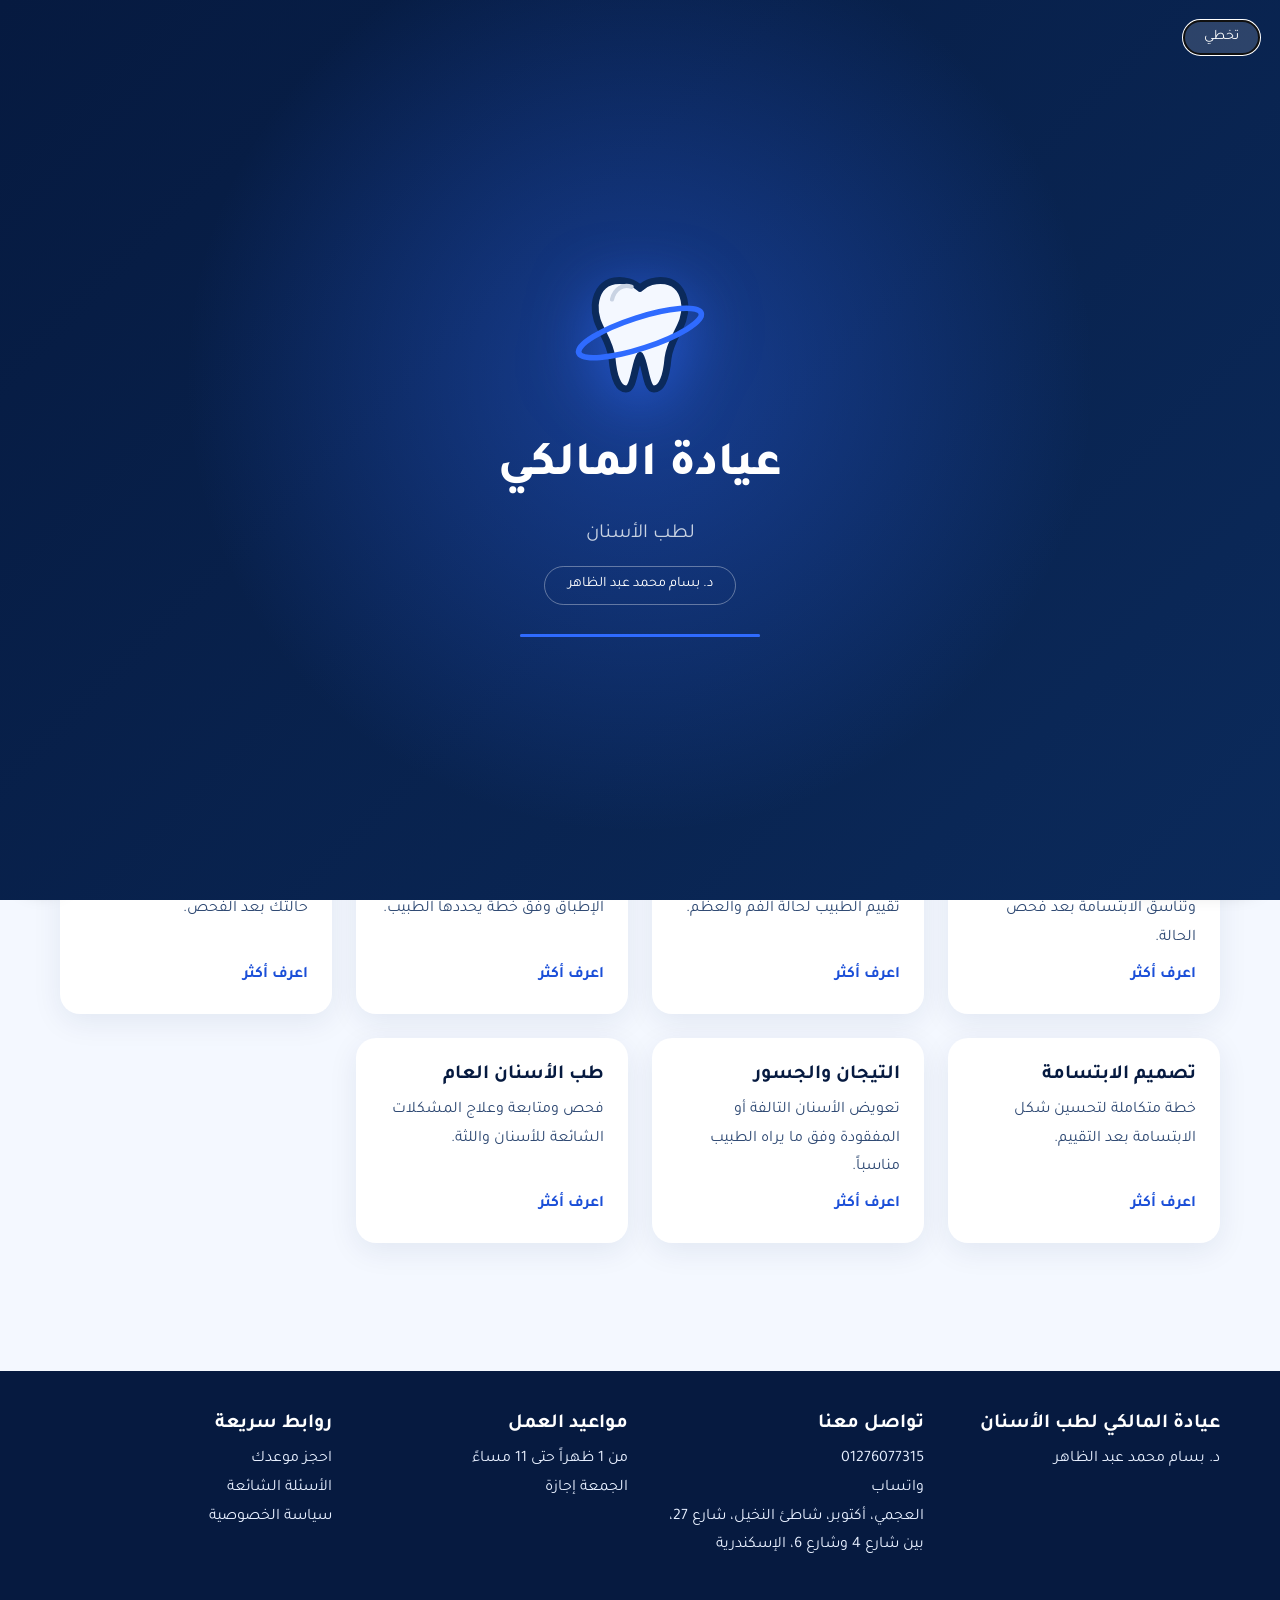
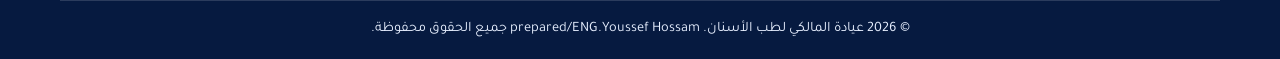
<file: index.html>
<!DOCTYPE html>
<html lang="ar" dir="rtl">
<head>
  <meta charset="UTF-8">
  <meta name="viewport" content="width=device-width, initial-scale=1.0">
  <title>عيادة المالكي لطب الأسنان | الإسكندرية - العجمي</title>
  <meta name="description" content="عيادة المالكي لطب الأسنان بالعجمي، الإسكندرية. د. بسام محمد عبد الظاهر. احجز موعدك الآن.">
  <link rel="icon" href="images/logo-icon.svg" type="image/svg+xml">

  <link rel="preconnect" href="https://fonts.googleapis.com">
  <link rel="preconnect" href="https://fonts.gstatic.com" crossorigin>
  <link href="https://fonts.googleapis.com/css2?family=Tajawal:wght@400;500;700;800&display=swap" rel="stylesheet">

  <link rel="stylesheet" href="css/tokens.css">
  <link rel="stylesheet" href="css/base.css">
  <link rel="stylesheet" href="css/layout.css">
  <link rel="stylesheet" href="css/home.css">
   <link rel="stylesheet" href="css/intro.css">
  <link rel="stylesheet" href="css/welcome.css">
</head>
<body>
  <main>
    <!-- Hero -->
    <section class="hero">
      <div class="container hero__inner">
        <div>
          <p class="hero__eyebrow">د. بسام محمد عبد الظاهر</p>
          <h1>ابتسامتك.. في رعايتنا</h1>
          <p class="hero__text">
            عيادة المالكي لطب الأسنان في العجمي بالإسكندرية. نهتم بتفاصيل ابتسامتك
            من أول فحص، في بيئة نظيفة وعصرية.
          </p>
          <div class="hero__actions">
            <a href="booking.html" class="btn btn--light">احجز موعدك</a>
            <a href="#" class="btn btn--outline" data-whatsapp>تواصل عبر واتساب</a>
          </div>
        </div>
        <div class="hero__visual">
          <img src="images/logo-icon.svg" alt="شعار عيادة المالكي لطب الأسنان" width="300" height="300">
        </div>
      </div>
    </section>

    <!-- Clinic info strip -->
    <section class="info-strip">
      <div class="container info-strip__grid">
        <div class="card info-card">
          <h3>مواعيد العمل</h3>
          <p><span data-clinic="hoursAr"></span></p>
          <p><span data-clinic="dayOffAr"></span></p>
        </div>
        <div class="card info-card">
          <h3>اتصل بنا</h3>
          <p><span data-clinic="phoneDisplay"></span></p>
        </div>
        <div class="card info-card">
          <h3>العنوان</h3>
          <p><span data-clinic="addressAr"></span></p>
        </div>
      </div>
    </section>

    <!-- Services -->
    <section class="section">
      <div class="container">
        <div class="section__head">
          <h2>خدماتنا</h2>
          <p>نقدم مجموعة من خدمات طب الأسنان. يحدد الطبيب الخطة المناسبة لك بعد الفحص.</p>
        </div>

        <div class="services-grid">
          <article class="card service-card">
            <h3>تجميل الأسنان</h3>
            <p>حلول لتحسين مظهر الأسنان وتناسق الابتسامة بعد فحص الحالة.</p>
            <a href="service-cosmetic.html">اعرف أكثر</a>
          </article>
          <article class="card service-card">
            <h3>زراعة الأسنان</h3>
            <p>تعويض الأسنان المفقودة بعد تقييم الطبيب لحالة الفم والعظم.</p>
            <a href="service-implants.html">اعرف أكثر</a>
          </article>
          <article class="card service-card">
            <h3>تقويم الأسنان</h3>
            <p>تنظيم وضع الأسنان وتحسين الإطباق وفق خطة يحددها الطبيب.</p>
            <a href="service-orthodontics.html">اعرف أكثر</a>
          </article>
          <article class="card service-card">
            <h3>تبييض الأسنان</h3>
            <p>خيارات لتفتيح لون الأسنان تناسب حالتك بعد الفحص.</p>
            <a href="service-whitening.html">اعرف أكثر</a>
          </article>
          <article class="card service-card">
            <h3>تصميم الابتسامة</h3>
            <p>خطة متكاملة لتحسين شكل الابتسامة بعد التقييم.</p>
            <a href="service-smile-makeover.html">اعرف أكثر</a>
          </article>
          <article class="card service-card">
            <h3>التيجان والجسور</h3>
            <p>تعويض الأسنان التالفة أو المفقودة وفق ما يراه الطبيب مناسباً.</p>
            <a href="service-crowns-bridges.html">اعرف أكثر</a>
          </article>
          <article class="card service-card">
            <h3>طب الأسنان العام</h3>
            <p>فحص ومتابعة وعلاج المشكلات الشائعة للأسنان واللثة.</p>
            <a href="service-general.html">اعرف أكثر</a>
          </article>
        </div>
      </div>
    </section>
  </main>

  <script type="module" src="js/layout.js"></script>
  <script type="module" src="js/home.js"></script>
  <script type="module" src="js/intro.js"></script>
  <script type="module" src="js/welcome.js"></script>
</body>
</html>
</file>
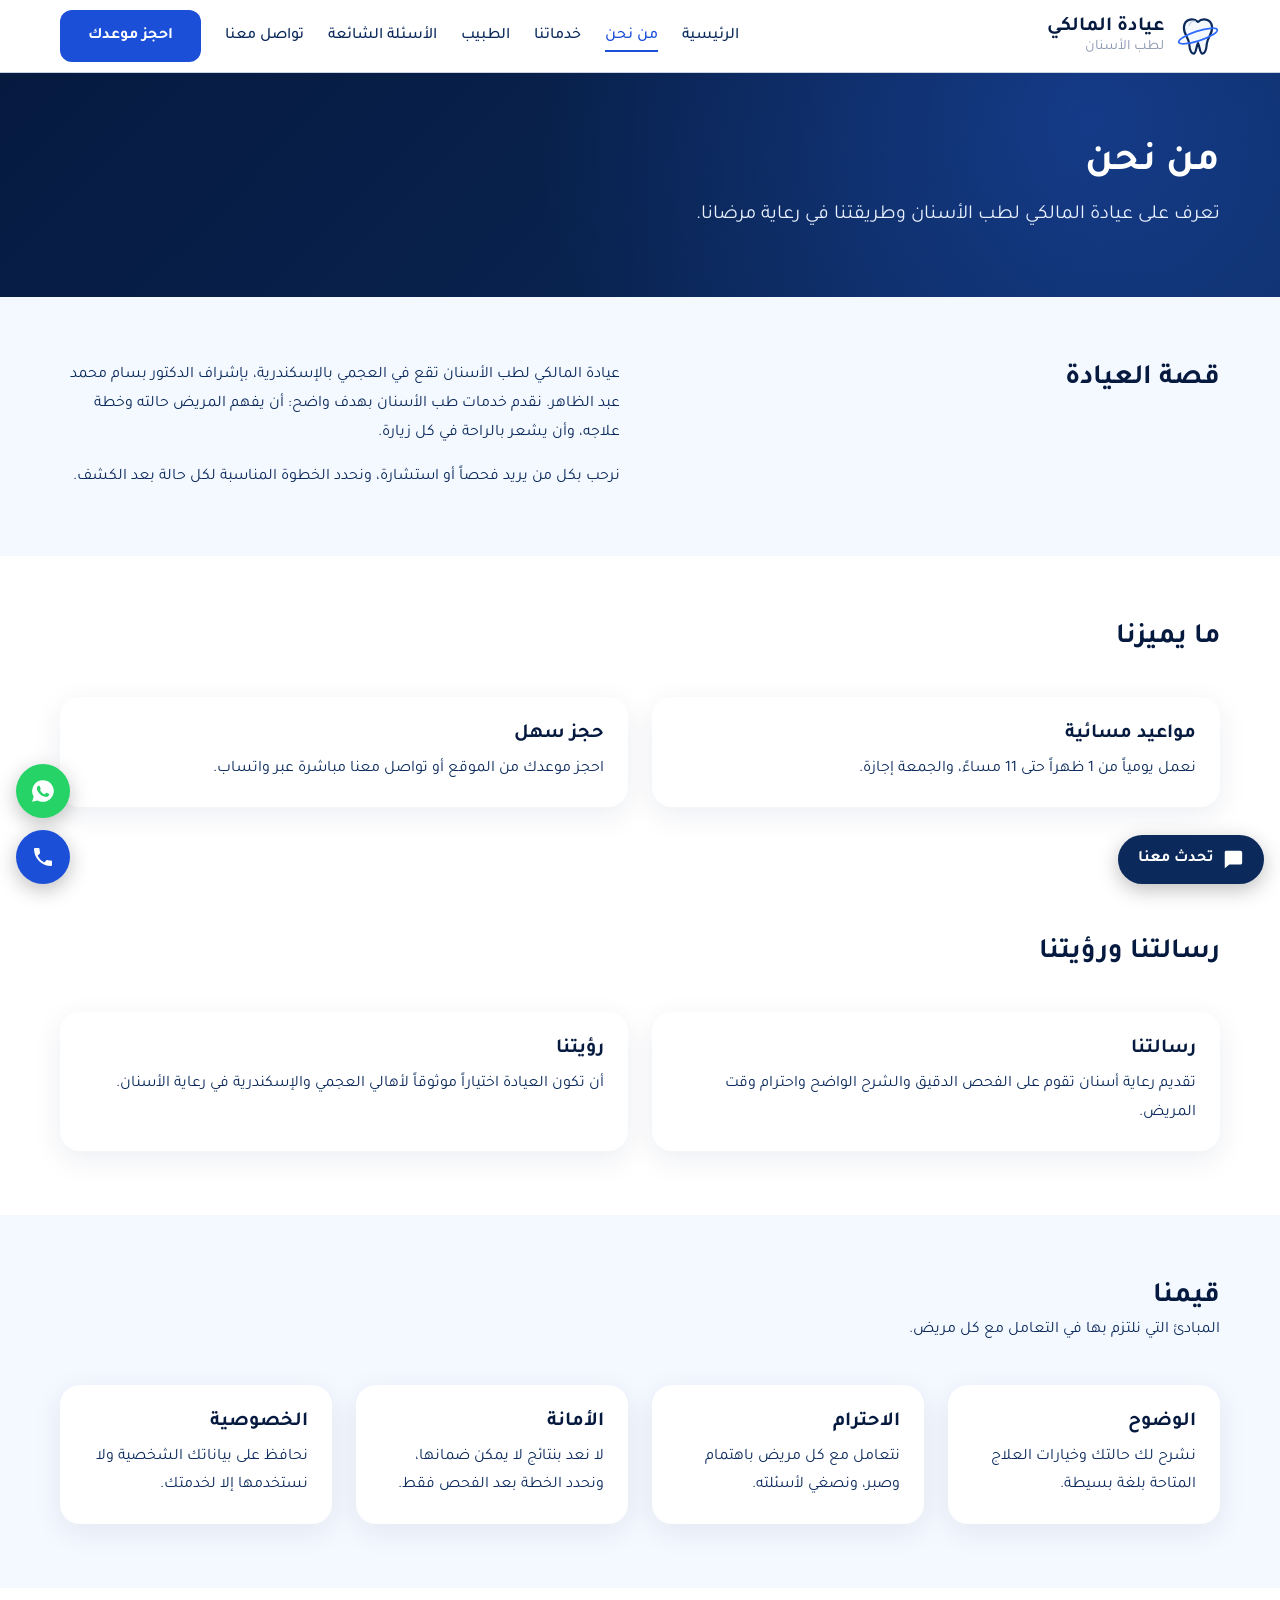
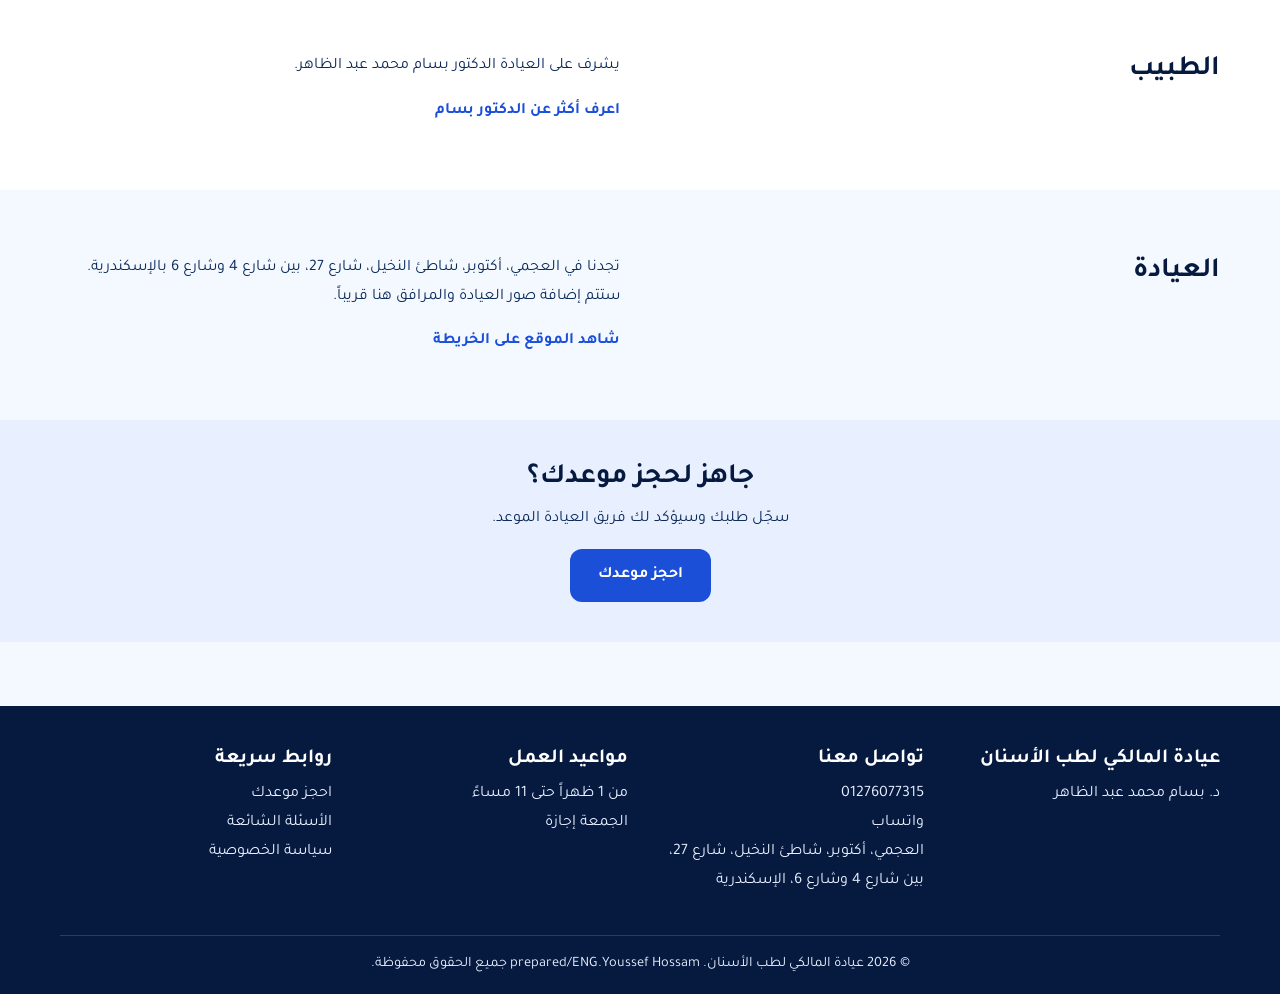
<file: about.html>
<!DOCTYPE html>
<html lang="ar" dir="rtl">
<head>
  <meta charset="UTF-8">
  <meta name="viewport" content="width=device-width, initial-scale=1.0">
  <title>من نحن | عيادة المالكي لطب الأسنان</title>
  <meta name="description" content="تعرف على عيادة المالكي لطب الأسنان في العجمي بالإسكندرية، ورؤيتنا وقيمنا، والدكتور بسام محمد عبد الظاهر.">
  <link rel="icon" href="images/logo-icon.svg" type="image/svg+xml">

  <link rel="preconnect" href="https://fonts.googleapis.com">
  <link rel="preconnect" href="https://fonts.gstatic.com" crossorigin>
  <link href="https://fonts.googleapis.com/css2?family=Tajawal:wght@400;500;700;800&display=swap" rel="stylesheet">

  <link rel="stylesheet" href="css/tokens.css">
  <link rel="stylesheet" href="css/base.css">
  <link rel="stylesheet" href="css/layout.css">
  <link rel="stylesheet" href="css/pages.css">
</head>
<body>
  <main>
    <section class="page-hero">
      <div class="container">
        <h1>من نحن</h1>
        <p>تعرف على عيادة المالكي لطب الأسنان وطريقتنا في رعاية مرضانا.</p>
      </div>
    </section>

    <!-- Clinic story -->
    <section class="section">
      <div class="container split">
        <div>
          <h2>قصة العيادة</h2>
        </div>
        <div class="prose">
          <!-- TODO: replace with the real clinic story provided by the clinic -->
          <p>
            عيادة المالكي لطب الأسنان تقع في العجمي بالإسكندرية، بإشراف الدكتور
            بسام محمد عبد الظاهر. نقدم خدمات طب الأسنان بهدف واضح: أن يفهم المريض
            حالته وخطة علاجه، وأن يشعر بالراحة في كل زيارة.
          </p>
          <p>
            نرحب بكل من يريد فحصاً أو استشارة، ونحدد الخطوة المناسبة لكل حالة بعد
            الكشف.
          </p>
        </div>
      </div>
    </section>
    <!-- What sets us apart -->

    <section class="section section--alt" id="facts-section">
      <div class="container">
        <div class="section__head">
          <h2>ما يميزنا</h2>
        </div>
        <div class="cards-grid" id="facts-grid"></div>
      </div>
    </section>

    <!-- Mission and vision -->
    <section class="section section--alt">
      <div class="container">
        <div class="section__head">
          <h2>رسالتنا ورؤيتنا</h2>
        </div>
        <div class="cards-grid">
          <article class="card">
            <h3>رسالتنا</h3>
            <p>تقديم رعاية أسنان تقوم على الفحص الدقيق والشرح الواضح واحترام وقت المريض.</p>
          </article>
          <article class="card">
            <h3>رؤيتنا</h3>
            <p>أن تكون العيادة اختياراً موثوقاً لأهالي العجمي والإسكندرية في رعاية الأسنان.</p>
          </article>
        </div>
      </div>
    </section>

    <!-- Values -->
    <section class="section">
      <div class="container">
        <div class="section__head">
          <h2>قيمنا</h2>
          <p>المبادئ التي نلتزم بها في التعامل مع كل مريض.</p>
        </div>
        <div class="cards-grid">
          <article class="card">
            <h3>الوضوح</h3>
            <p>نشرح لك حالتك وخيارات العلاج المتاحة بلغة بسيطة.</p>
          </article>
          <article class="card">
            <h3>الاحترام</h3>
            <p>نتعامل مع كل مريض باهتمام وصبر، ونصغي لأسئلته.</p>
          </article>
          <article class="card">
            <h3>الأمانة</h3>
            <p>لا نعد بنتائج لا يمكن ضمانها، ونحدد الخطة بعد الفحص فقط.</p>
          </article>
          <article class="card">
            <h3>الخصوصية</h3>
            <p>نحافظ على بياناتك الشخصية ولا نستخدمها إلا لخدمتك.</p>
          </article>
        </div>
      </div>
    </section>

    <!-- Doctor teaser -->
    <section class="section section--alt">
      <div class="container split">
        <div>
          <h2>الطبيب</h2>
        </div>
        <div class="prose">
          <p>
            يشرف على العيادة الدكتور بسام محمد عبد الظاهر.
          </p>
          <!-- TODO: add real qualifications and experience once provided -->
          <p>
            <a class="text-link" href="doctor.html">اعرف أكثر عن الدكتور بسام</a>
          </p>
        </div>
      </div>
    </section>

    <!-- Environment -->
    <section class="section">
      <div class="container split">
        <div>
          <h2>العيادة</h2>
        </div>
        <div class="prose">
          <!-- TODO: replace with real description and photos of the clinic -->
          <p>
            تجدنا في العجمي، أكتوبر، شاطئ النخيل، شارع 27، بين شارع 4 وشارع 6
            بالإسكندرية. ستتم إضافة صور العيادة والمرافق هنا قريباً.
          </p>
          <p>
            <a class="text-link" href="contact.html">شاهد الموقع على الخريطة</a>
          </p>
        </div>
      </div>
    </section>

    <section class="cta-band">
      <div class="container">
        <h2>جاهز لحجز موعدك؟</h2>
        <p>سجّل طلبك وسيؤكد لك فريق العيادة الموعد.</p>
        <a href="booking.html" class="btn">احجز موعدك</a>
      </div>
    </section>
  </main>

  <script type="module" src="js/layout.js"></script>
  <script type="module" src="js/about.js"></script>
</body>
</html>
</file>
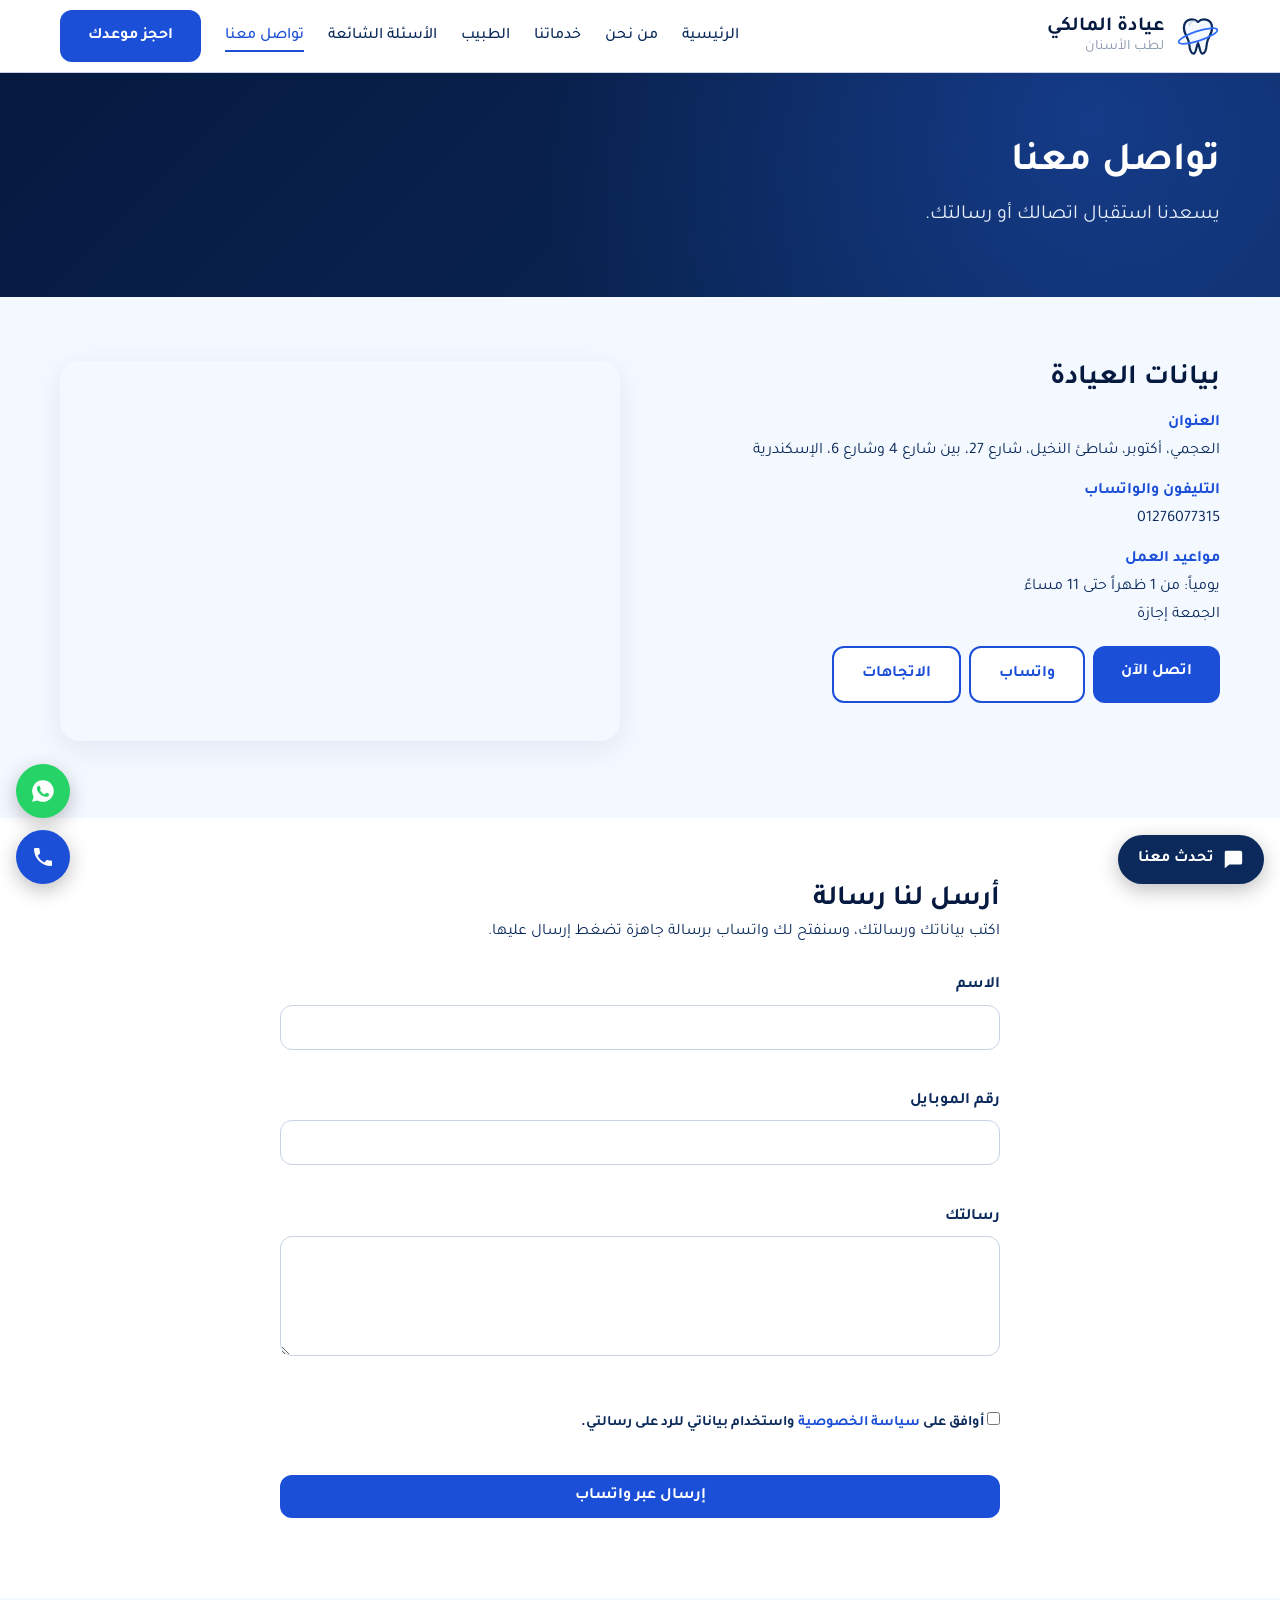
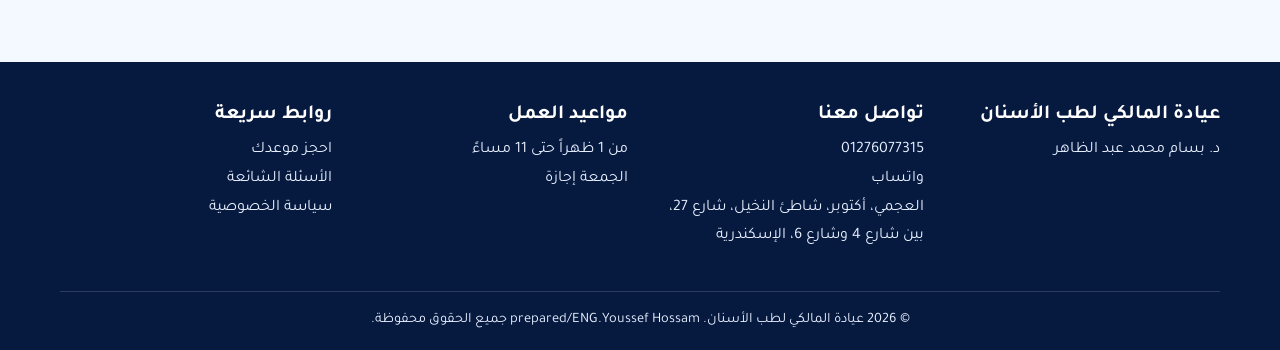
<file: contact.html>
<!DOCTYPE html>
<html lang="ar" dir="rtl">
<head>
  <meta charset="UTF-8">
  <meta name="viewport" content="width=device-width, initial-scale=1.0">
  <title>تواصل معنا | عيادة المالكي لطب الأسنان</title>
  <meta name="description" content="عنوان عيادة المالكي لطب الأسنان في العجمي بالإسكندرية، مواعيد العمل، رقم التليفون والواتساب، والخريطة.">
  <link rel="icon" href="images/logo-icon.svg" type="image/svg+xml">

  <link rel="preconnect" href="https://fonts.googleapis.com">
  <link rel="preconnect" href="https://fonts.gstatic.com" crossorigin>
  <link href="https://fonts.googleapis.com/css2?family=Tajawal:wght@400;500;700;800&display=swap" rel="stylesheet">

  <link rel="stylesheet" href="css/tokens.css">
  <link rel="stylesheet" href="css/base.css">
  <link rel="stylesheet" href="css/layout.css">
  <link rel="stylesheet" href="css/pages.css">
</head>
<body>
  <main>
    <section class="page-hero">
      <div class="container">
        <h1>تواصل معنا</h1>
        <p>يسعدنا استقبال اتصالك أو رسالتك.</p>
      </div>
    </section>

    <section class="section">
      <div class="container contact-grid">
        <div>
          <h2>بيانات العيادة</h2>
          <ul class="info-list" style="margin-top: 1rem;">
            <li>
              <h3>العنوان</h3>
              <p id="clinic-address"></p>
            </li>
            <li>
              <h3>التليفون والواتساب</h3>
              <p id="clinic-phone" dir="ltr" style="text-align: right;"></p>
            </li>
            <li>
              <h3>مواعيد العمل</h3>
              <p>يومياً: <span id="clinic-hours"></span></p>
              <p id="clinic-dayoff"></p>
            </li>
          </ul>

          <div class="action-row">
            <a class="btn" id="call-link" href="#">اتصل الآن</a>
            <a class="btn btn--ghost" id="whatsapp-link" href="#" target="_blank" rel="noopener">واتساب</a>
            <a class="btn btn--ghost" id="directions-link" href="#" target="_blank" rel="noopener">الاتجاهات</a>
          </div>
        </div>

        <div>
          <iframe
            id="map-frame"
            class="map-frame"
            title="موقع عيادة المالكي لطب الأسنان على الخريطة"
            loading="lazy"
            referrerpolicy="no-referrer-when-downgrade"></iframe>
        </div>
      </div>
    </section>

    <section class="section section--alt">
      <div class="container prose">
        <h2>أرسل لنا رسالة</h2>
        <p>اكتب بياناتك ورسالتك، وسنفتح لك واتساب برسالة جاهزة تضغط إرسال عليها.</p>

        <form id="contact-form" class="form" novalidate style="margin-top: 1.5rem;">
          <div class="form__field">
            <label for="cf-name">الاسم</label>
            <input id="cf-name" name="name" type="text" autocomplete="name" required>
            <p class="form__error" id="cf-name-error" role="alert"></p>
          </div>

          <div class="form__field">
            <label for="cf-phone">رقم الموبايل</label>
            <input id="cf-phone" name="phone" type="tel" inputmode="numeric" autocomplete="tel" dir="ltr" required>
            <p class="form__error" id="cf-phone-error" role="alert"></p>
          </div>

          <div class="form__field">
            <label for="cf-message">رسالتك</label>
            <textarea id="cf-message" name="message" required></textarea>
            <p class="form__error" id="cf-message-error" role="alert"></p>
          </div>

          <div class="form__field">
            <label class="form__check" for="cf-consent">
              <input id="cf-consent" name="consent" type="checkbox">
              <span>أوافق على <a class="text-link" href="privacy.html">سياسة الخصوصية</a> واستخدام بياناتي للرد على رسالتي.</span>
            </label>
            <p class="form__error" id="cf-consent-error" role="alert"></p>
          </div>

          <button class="btn" type="submit">إرسال عبر واتساب</button>
          <p class="form__status" id="form-status" aria-live="polite"></p>
        </form>
      </div>
    </section>
  </main>

  <script type="module" src="js/layout.js"></script>
  <script type="module" src="js/contact.js"></script>
</body>
</html>
</file>
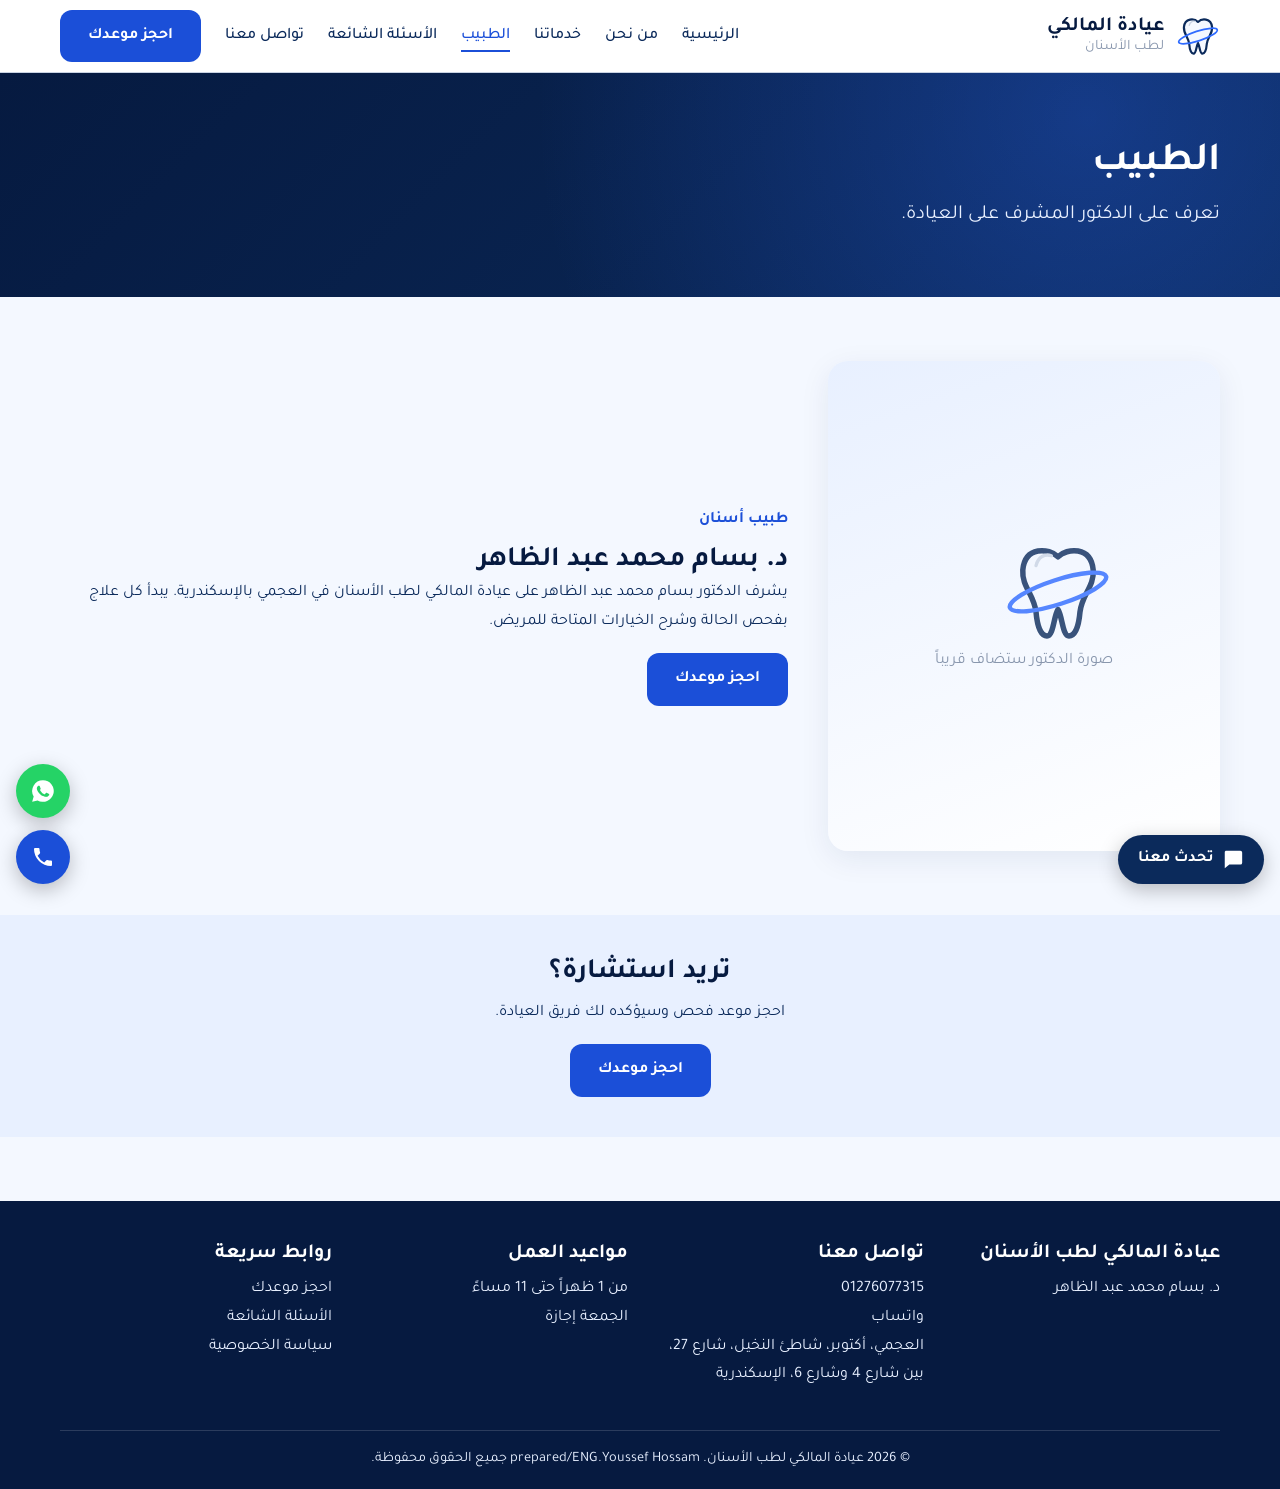
<file: doctor.html>
<!DOCTYPE html>
<html lang="ar" dir="rtl">
<head>
  <meta charset="UTF-8">
  <meta name="viewport" content="width=device-width, initial-scale=1.0">
  <title>الطبيب | د. بسام محمد عبد الظاهر | عيادة المالكي</title>
  <meta name="description" content="تعرف على الدكتور بسام محمد عبد الظاهر، المشرف على عيادة المالكي لطب الأسنان في العجمي بالإسكندرية.">
  <link rel="icon" href="images/logo-icon.svg" type="image/svg+xml">

  <link rel="preconnect" href="https://fonts.googleapis.com">
  <link rel="preconnect" href="https://fonts.gstatic.com" crossorigin>
  <link href="https://fonts.googleapis.com/css2?family=Tajawal:wght@400;500;700;800&display=swap" rel="stylesheet">

  <link rel="stylesheet" href="css/tokens.css">
  <link rel="stylesheet" href="css/base.css">
  <link rel="stylesheet" href="css/layout.css">
  <link rel="stylesheet" href="css/pages.css">
</head>
<body>
  <main>
    <section class="page-hero">
      <div class="container">
        <h1>الطبيب</h1>
        <p>تعرف على الدكتور المشرف على العيادة.</p>
      </div>
    </section>

    <section class="section">
      <div class="container doctor-profile">
        <div class="doctor-photo">
          <!-- TODO: replace this block with: <img src="images/doctor.jpg" alt="د. بسام محمد عبد الظاهر"> -->
          <div class="doctor-photo__placeholder">
            <img src="images/logo-icon.svg" alt="" width="110" height="110">
            <p>صورة الدكتور ستضاف قريباً</p>
          </div>
        </div>

        <div class="prose">
          <p class="doctor-profile__role">طبيب أسنان</p>
          <h2>د. بسام محمد عبد الظاهر</h2>
          <p>
            يشرف الدكتور بسام محمد عبد الظاهر على عيادة المالكي لطب الأسنان في
            العجمي بالإسكندرية. يبدأ كل علاج بفحص الحالة وشرح الخيارات المتاحة
            للمريض.
          </p>
          <p>
            <a href="booking.html" class="btn">احجز موعدك</a>
          </p>
        </div>
      </div>
    </section>

    <section class="section section--alt" id="doctor-facts-section">
      <div class="container">
        <div class="section__head">
          <h2>المؤهلات والخبرة</h2>
        </div>
        <div class="cards-grid" id="doctor-facts-grid"></div>
      </div>
    </section>

    <section class="cta-band">
      <div class="container">
        <h2>تريد استشارة؟</h2>
        <p>احجز موعد فحص وسيؤكده لك فريق العيادة.</p>
        <a href="booking.html" class="btn">احجز موعدك</a>
      </div>
    </section>
  </main>

  <script type="module" src="js/layout.js"></script>
  <script type="module" src="js/doctor.js"></script>
</body>
</html>
</file>
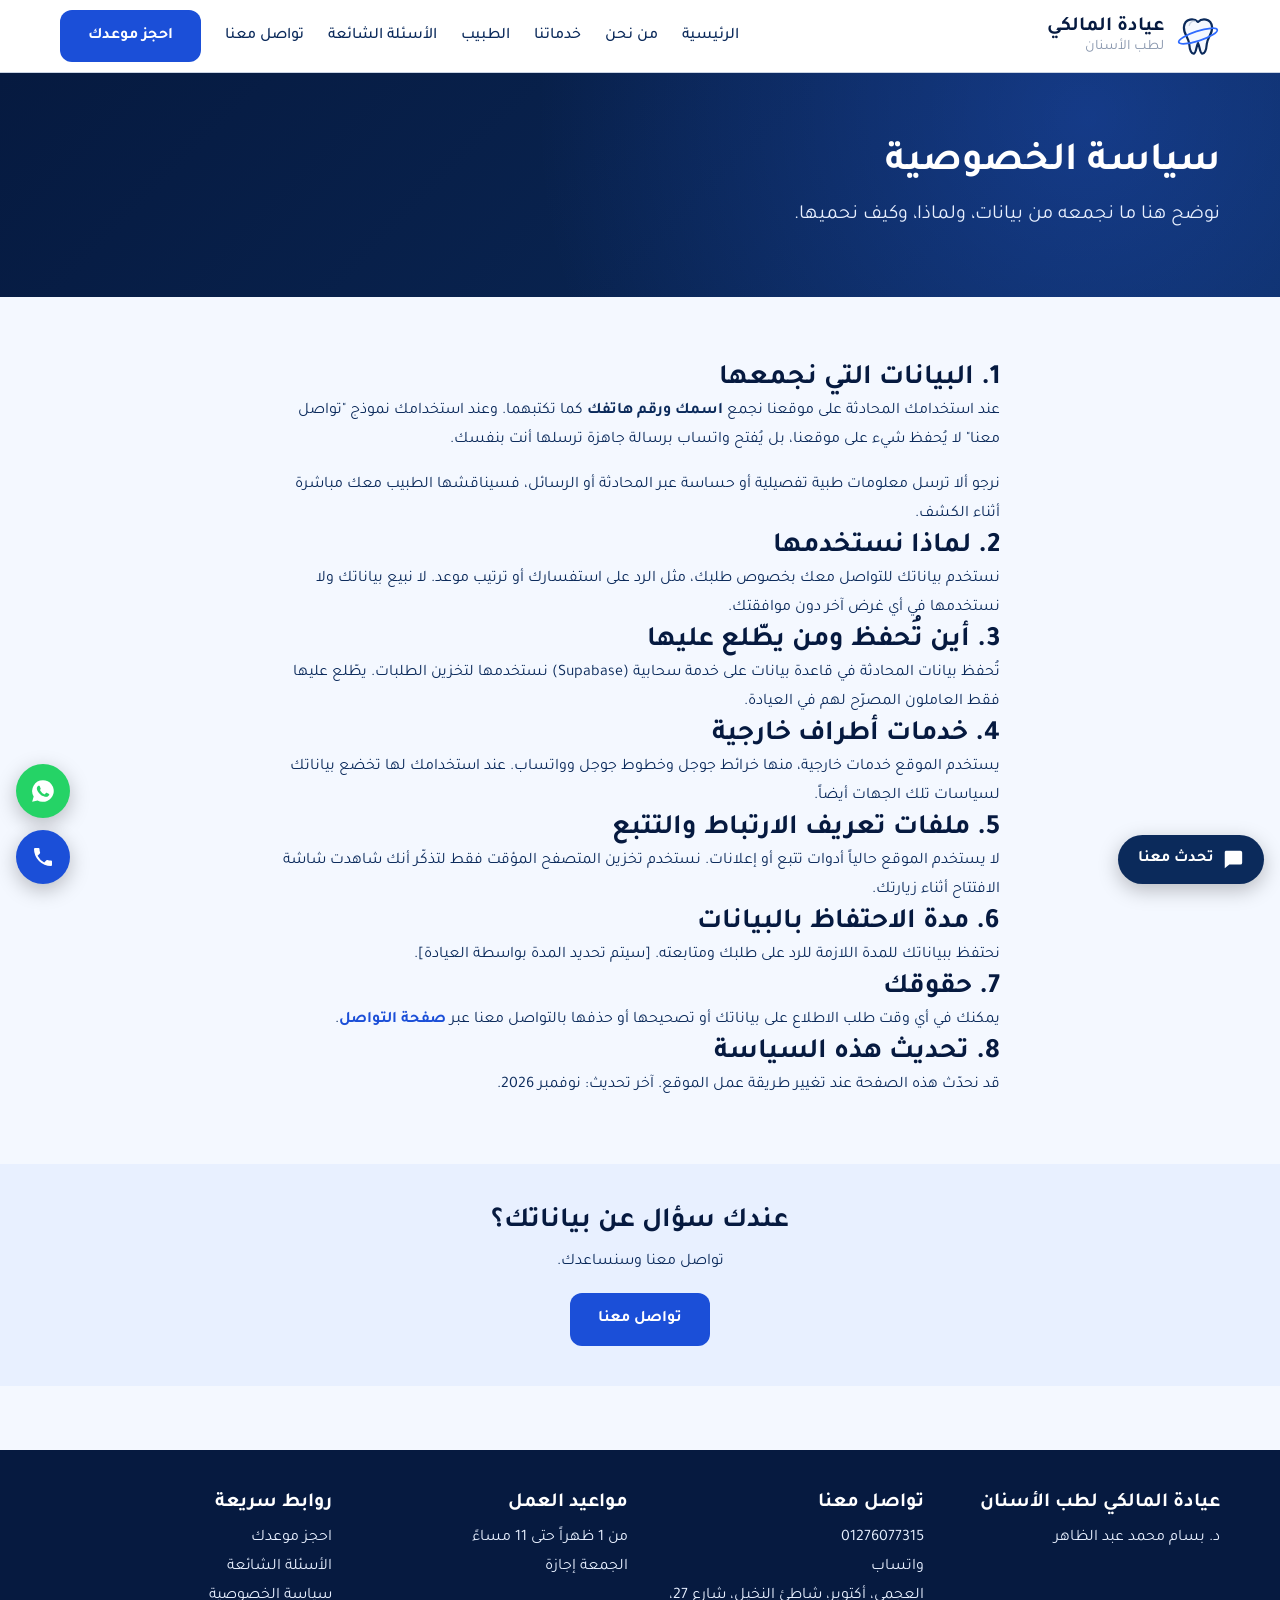
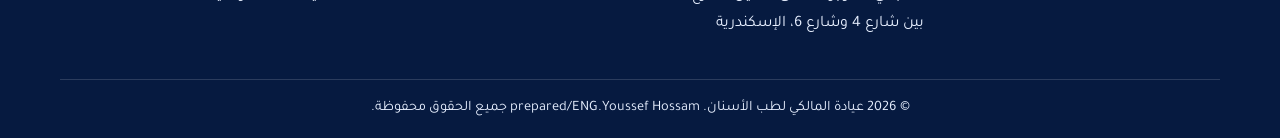
<file: privacy.html>
<!DOCTYPE html>
<html lang="ar" dir="rtl">
<head>
  <meta charset="UTF-8">
  <meta name="viewport" content="width=device-width, initial-scale=1.0">
  <title>سياسة الخصوصية | عيادة المالكي لطب الأسنان</title>
  <meta name="description" content="كيف تجمع عيادة المالكي لطب الأسنان بياناتك الشخصية وكيف نستخدمها ونحميها.">
  <link rel="icon" href="images/logo-icon.svg" type="image/svg+xml">

  <link rel="preconnect" href="https://fonts.googleapis.com">
  <link rel="preconnect" href="https://fonts.gstatic.com" crossorigin>
  <link href="https://fonts.googleapis.com/css2?family=Tajawal:wght@400;500;700;800&display=swap" rel="stylesheet">

  <link rel="stylesheet" href="css/tokens.css">
  <link rel="stylesheet" href="css/base.css">
  <link rel="stylesheet" href="css/layout.css">
  <link rel="stylesheet" href="css/pages.css">
</head>
<body>
  <main>
    <section class="page-hero">
      <div class="container">
        <h1>سياسة الخصوصية</h1>
        <p>نوضح هنا ما نجمعه من بيانات، ولماذا، وكيف نحميها.</p>
      </div>
    </section>

    <section class="section">
      <div class="container prose">
        <p class="dev-notice" id="dev-notice" hidden>
          مسودة: هذه الصفحة تحتاج مراجعة قانونية من العيادة، وتحديد مدة الاحتفاظ بالبيانات (تظهر هذه الملاحظة على جهازك فقط).
        </p>

        <h2>1. البيانات التي نجمعها</h2>
        <p>
          عند استخدامك المحادثة على موقعنا نجمع <strong>اسمك ورقم هاتفك</strong> كما
          تكتبهما. وعند استخدامك نموذج "تواصل معنا" لا يُحفظ شيء على موقعنا، بل يُفتح
          واتساب برسالة جاهزة ترسلها أنت بنفسك.
        </p>
        <p>
          نرجو ألا ترسل معلومات طبية تفصيلية أو حساسة عبر المحادثة أو الرسائل، فسيناقشها
          الطبيب معك مباشرة أثناء الكشف.
        </p>

        <h2>2. لماذا نستخدمها</h2>
        <p>
          نستخدم بياناتك للتواصل معك بخصوص طلبك، مثل الرد على استفسارك أو ترتيب موعد.
          لا نبيع بياناتك ولا نستخدمها في أي غرض آخر دون موافقتك.
        </p>

        <h2>3. أين تُحفظ ومن يطّلع عليها</h2>
        <p>
          تُحفظ بيانات المحادثة في قاعدة بيانات على خدمة سحابية (Supabase) نستخدمها
          لتخزين الطلبات. يطّلع عليها فقط العاملون المصرّح لهم في العيادة.
        </p>

        <h2>4. خدمات أطراف خارجية</h2>
        <p>
          يستخدم الموقع خدمات خارجية، منها خرائط جوجل وخطوط جوجل وواتساب. عند
          استخدامك لها تخضع بياناتك لسياسات تلك الجهات أيضاً.
        </p>

        <h2>5. ملفات تعريف الارتباط والتتبع</h2>
        <p>
          لا يستخدم الموقع حالياً أدوات تتبع أو إعلانات. نستخدم تخزين المتصفح المؤقت
          فقط لتذكّر أنك شاهدت شاشة الافتتاح أثناء زيارتك.
        </p>

        <h2>6. مدة الاحتفاظ بالبيانات</h2>
        <p>
          <!-- TODO: the clinic must decide and write the real retention period -->
          نحتفظ ببياناتك للمدة اللازمة للرد على طلبك ومتابعته. [سيتم تحديد المدة بواسطة العيادة].
        </p>

        <h2>7. حقوقك</h2>
        <p>
          يمكنك في أي وقت طلب الاطلاع على بياناتك أو تصحيحها أو حذفها بالتواصل معنا
          عبر <a class="text-link" href="contact.html">صفحة التواصل</a>.
        </p>

        <h2>8. تحديث هذه السياسة</h2>
        <p>
          قد نحدّث هذه الصفحة عند تغيير طريقة عمل الموقع. آخر تحديث: نوفمبر 2026.
        </p>
      </div>
    </section>

    <section class="cta-band">
      <div class="container">
        <h2>عندك سؤال عن بياناتك؟</h2>
        <p>تواصل معنا وسنساعدك.</p>
        <a href="contact.html" class="btn">تواصل معنا</a>
      </div>
    </section>
  </main>

  <script type="module" src="js/layout.js"></script>
  <script type="module" src="js/dev-notice.js"></script>
</body>
</html>
</file>
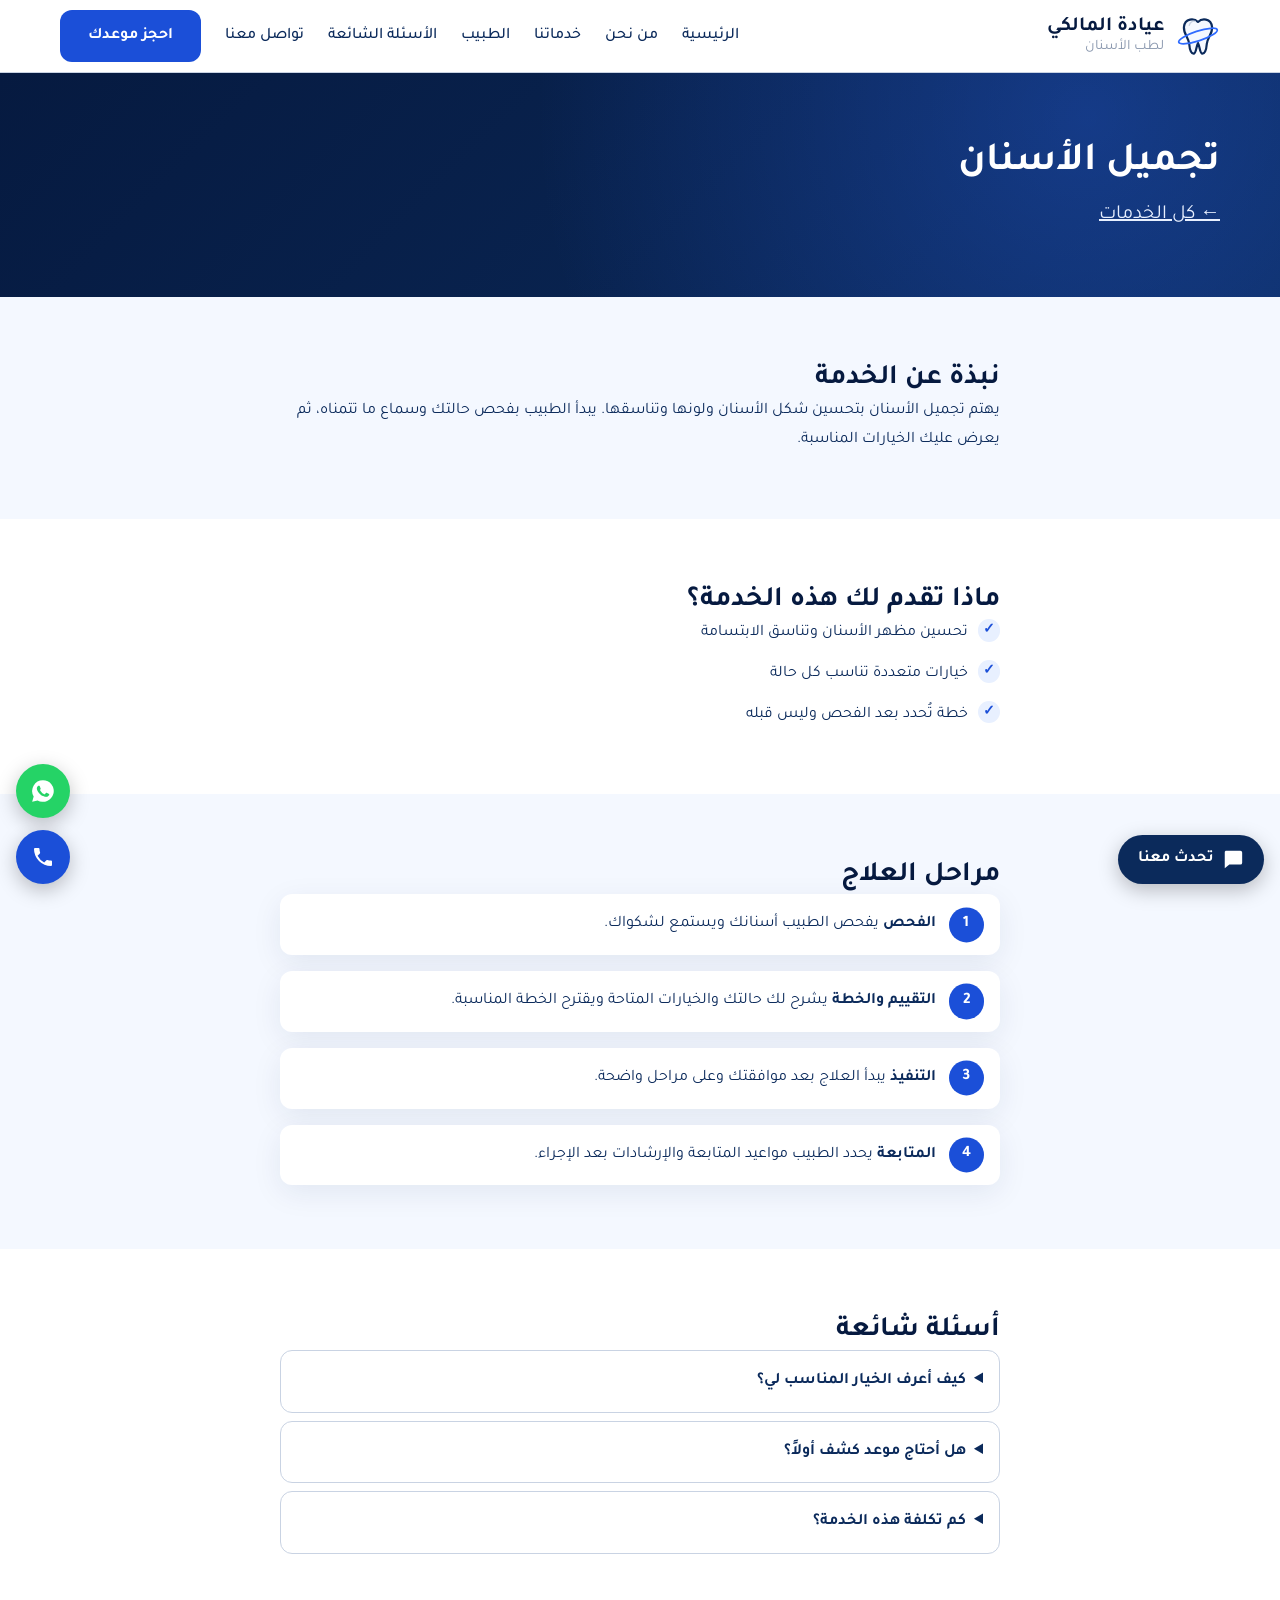
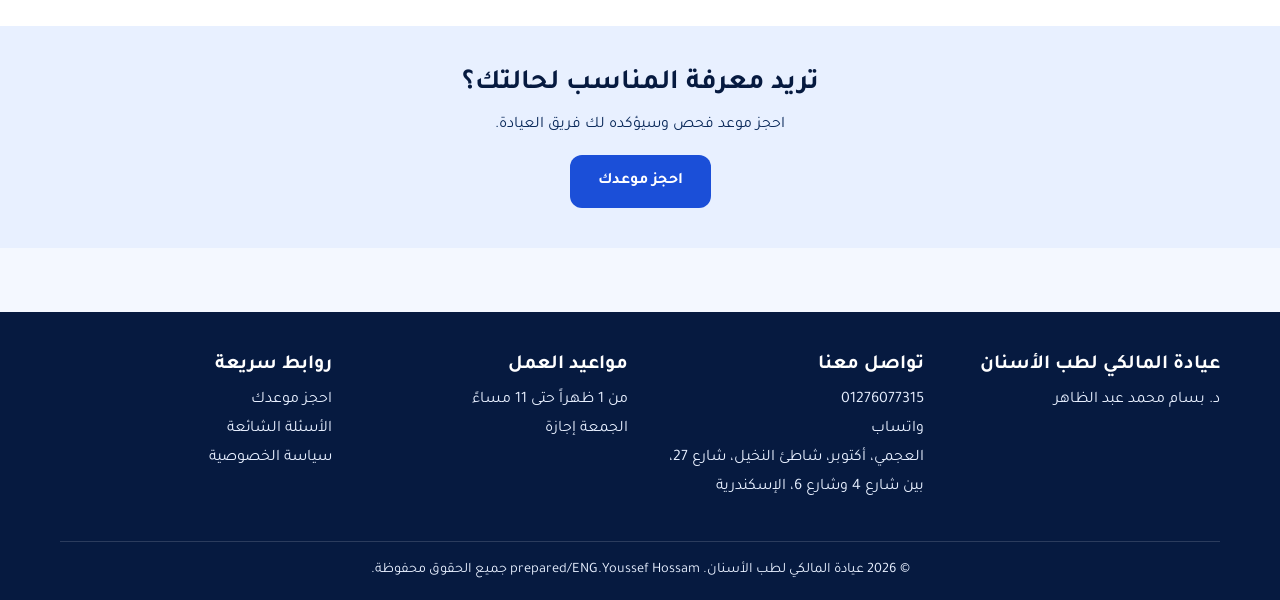
<file: service-cosmetic.html>
<!DOCTYPE html>
<html lang="ar" dir="rtl">
<head>
  <meta charset="UTF-8">
  <meta name="viewport" content="width=device-width, initial-scale=1.0">
  <title>تجميل الأسنان | عيادة المالكي لطب الأسنان</title>
  <meta name="description" content="تعرف على تجميل الأسنان في عيادة المالكي لطب الأسنان بالعجمي، الإسكندرية، والأسئلة الشائعة.">
  <link rel="icon" href="images/logo-icon.svg" type="image/svg+xml">

  <link rel="preconnect" href="https://fonts.googleapis.com">
  <link rel="preconnect" href="https://fonts.gstatic.com" crossorigin>
  <link href="https://fonts.googleapis.com/css2?family=Tajawal:wght@400;500;700;800&display=swap" rel="stylesheet">

  <link rel="stylesheet" href="css/tokens.css">
  <link rel="stylesheet" href="css/base.css">
  <link rel="stylesheet" href="css/layout.css">
  <link rel="stylesheet" href="css/pages.css">
</head>
<body data-service="cosmetic">
  <main>
    <section class="page-hero">
      <div class="container">
        <h1>تجميل الأسنان</h1>
        <p><a href="services.html" style="text-decoration: underline;">← كل الخدمات</a></p>
      </div>
    </section>

    <div id="service-content">
      <section class="section">
        <div class="container prose">
          <p class="dev-notice" id="dev-notice" hidden>
            مسودة: النص الطبي لهذه الخدمة يحتاج مراجعة الدكتور (تظهر هذه الملاحظة على جهازك فقط).
          </p>
          <h2>نبذة عن الخدمة</h2>
          <p id="service-description"></p>
        </div>
      </section>

      <section class="section section--alt">
        <div class="container prose">
          <h2>ماذا تقدم لك هذه الخدمة؟</h2>
          <ul class="check-list" id="service-benefits"></ul>
        </div>
      </section>

      <section class="section">
        <div class="container prose">
          <h2>مراحل العلاج</h2>
          <ol class="steps-list" id="service-steps"></ol>
        </div>
      </section>

      <section class="section section--alt">
        <div class="container prose">
          <h2>أسئلة شائعة</h2>
          <div id="service-faqs"></div>
        </div>
      </section>
    </div>

    <section class="cta-band">
      <div class="container">
        <h2>تريد معرفة المناسب لحالتك؟</h2>
        <p>احجز موعد فحص وسيؤكده لك فريق العيادة.</p>
        <a href="booking.html" class="btn">احجز موعدك</a>
      </div>
    </section>
  </main>

  <script type="module" src="js/layout.js"></script>
  <script type="module" src="js/service-detail.js"></script>
</body>
</html>
</file>
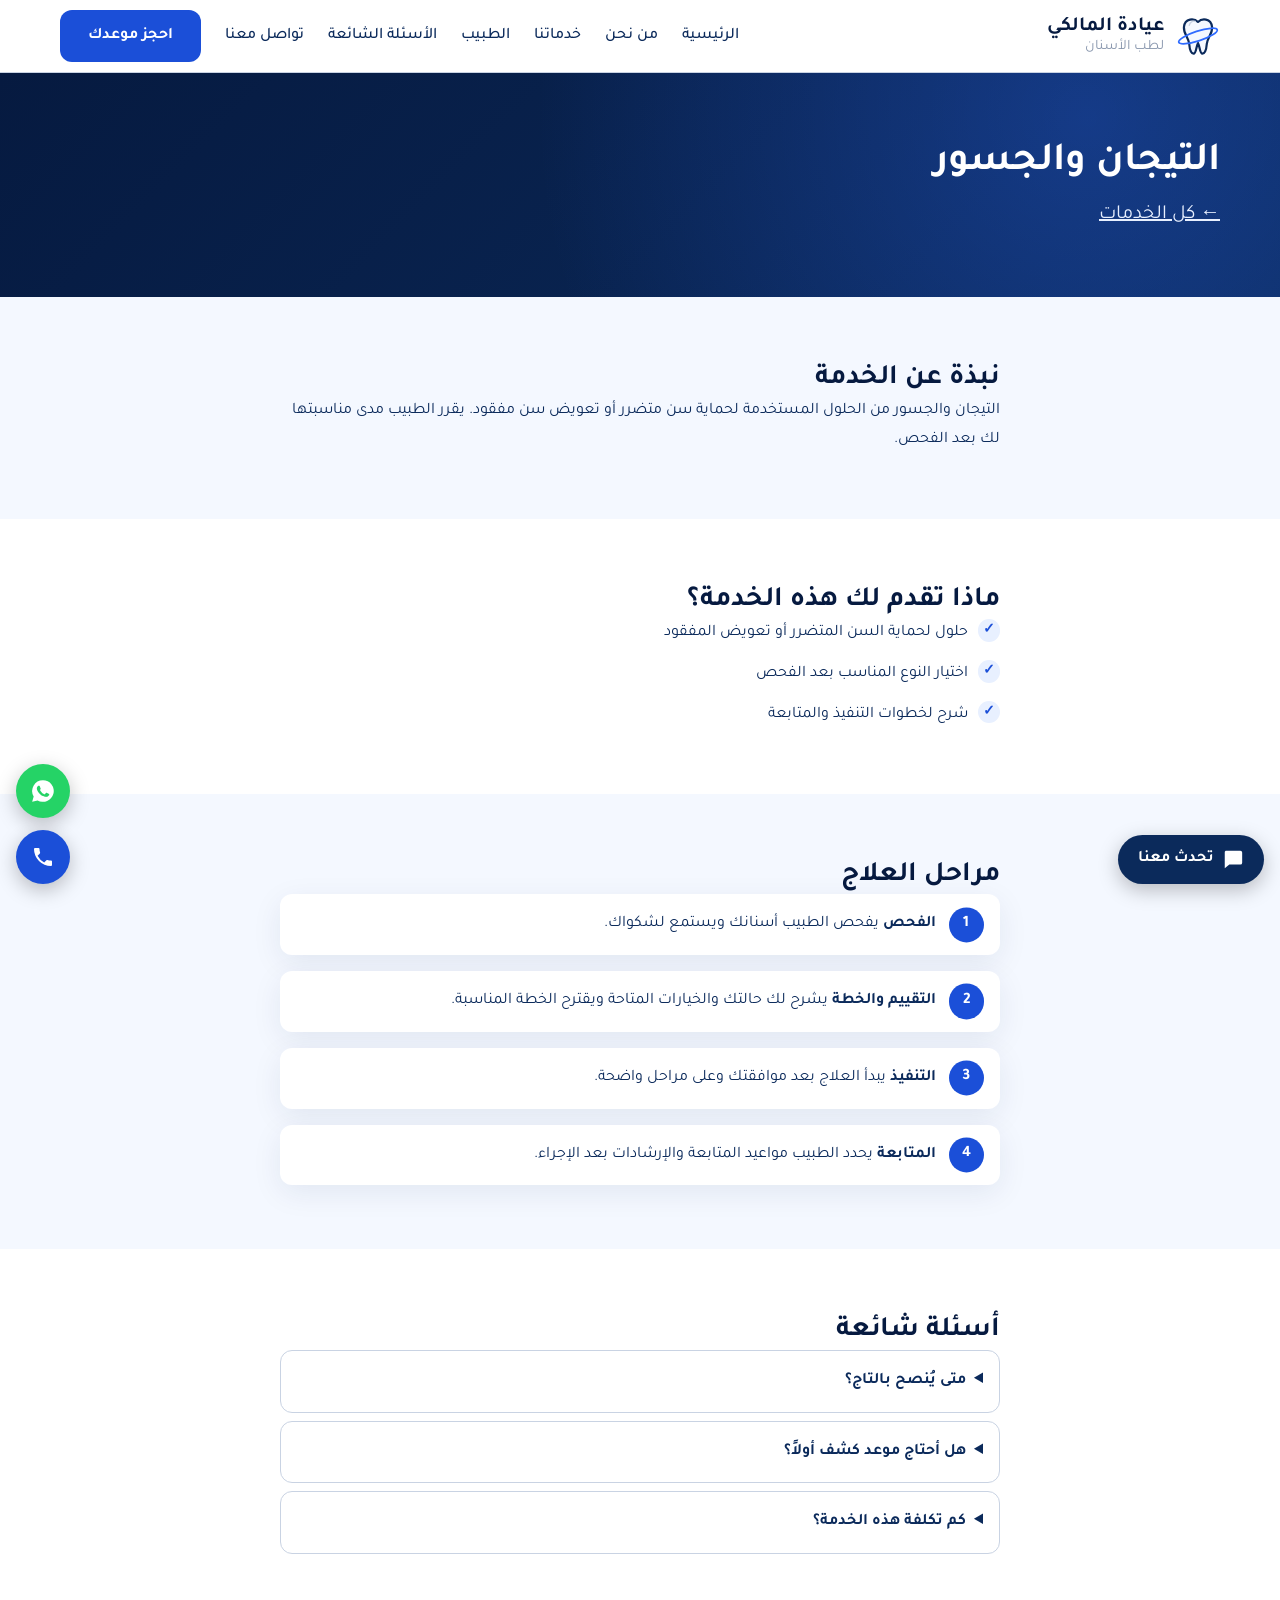
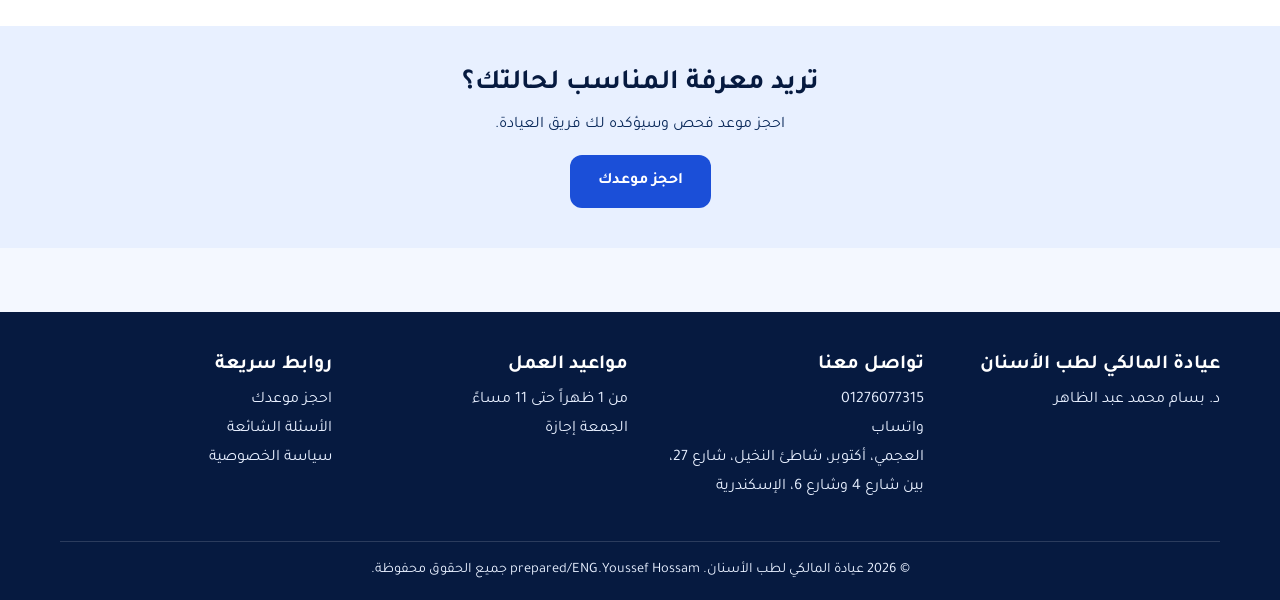
<file: service-crowns-bridges.html>
<!DOCTYPE html>
<html lang="ar" dir="rtl">
<head>
  <meta charset="UTF-8">
  <meta name="viewport" content="width=device-width, initial-scale=1.0">
 <title>التيجان والجسور | عيادة المالكي لطب الأسنان</title>
  <meta name="description" content="تعرف على التيجان والجسور في عيادة المالكي لطب الأسنان بالعجمي، الإسكندرية، والأسئلة الشائعة.">
  <link rel="icon" href="images/logo-icon.svg" type="image/svg+xml">

  <link rel="preconnect" href="https://fonts.googleapis.com">
  <link rel="preconnect" href="https://fonts.gstatic.com" crossorigin>
  <link href="https://fonts.googleapis.com/css2?family=Tajawal:wght@400;500;700;800&display=swap" rel="stylesheet">

  <link rel="stylesheet" href="css/tokens.css">
  <link rel="stylesheet" href="css/base.css">
  <link rel="stylesheet" href="css/layout.css">
  <link rel="stylesheet" href="css/pages.css">
</head>
<body data-service="crowns-bridges">
  <main>
    <section class="page-hero">
      <div class="container">
        <h1>التيجان والجسور</h1>
        <p><a href="services.html" style="text-decoration: underline;">← كل الخدمات</a></p>
      </div>
    </section>

    <div id="service-content">
      <section class="section">
        <div class="container prose">
          <p class="dev-notice" id="dev-notice" hidden>
            مسودة: النص الطبي لهذه الخدمة يحتاج مراجعة الدكتور (تظهر هذه الملاحظة على جهازك فقط).
          </p>
          <h2>نبذة عن الخدمة</h2>
          <p id="service-description"></p>
        </div>
      </section>

      <section class="section section--alt">
        <div class="container prose">
          <h2>ماذا تقدم لك هذه الخدمة؟</h2>
          <ul class="check-list" id="service-benefits"></ul>
        </div>
      </section>

      <section class="section">
        <div class="container prose">
          <h2>مراحل العلاج</h2>
          <ol class="steps-list" id="service-steps"></ol>
        </div>
      </section>

      <section class="section section--alt">
        <div class="container prose">
          <h2>أسئلة شائعة</h2>
          <div id="service-faqs"></div>
        </div>
      </section>
    </div>

    <section class="cta-band">
      <div class="container">
        <h2>تريد معرفة المناسب لحالتك؟</h2>
        <p>احجز موعد فحص وسيؤكده لك فريق العيادة.</p>
        <a href="booking.html" class="btn">احجز موعدك</a>
      </div>
    </section>
  </main>

  <script type="module" src="js/layout.js"></script>
  <script type="module" src="js/service-detail.js"></script>
</body>
</html>
</file>
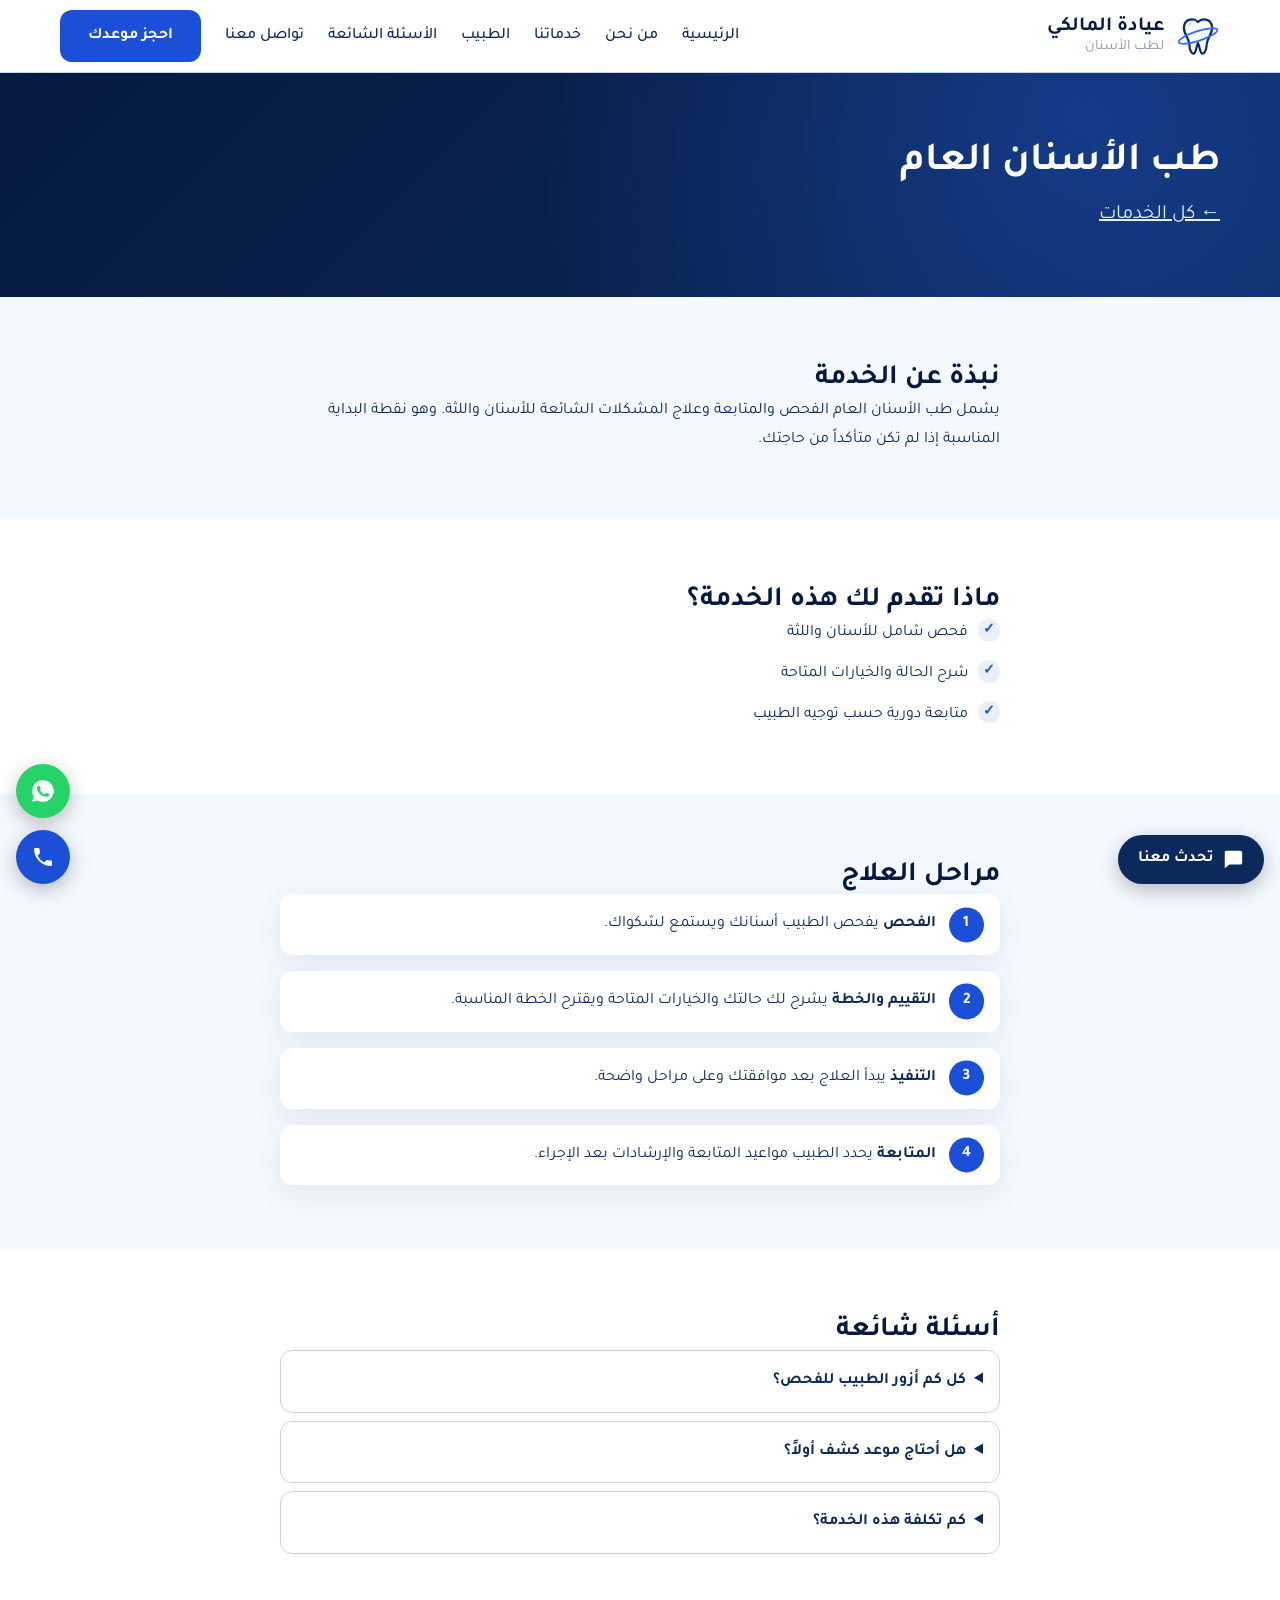
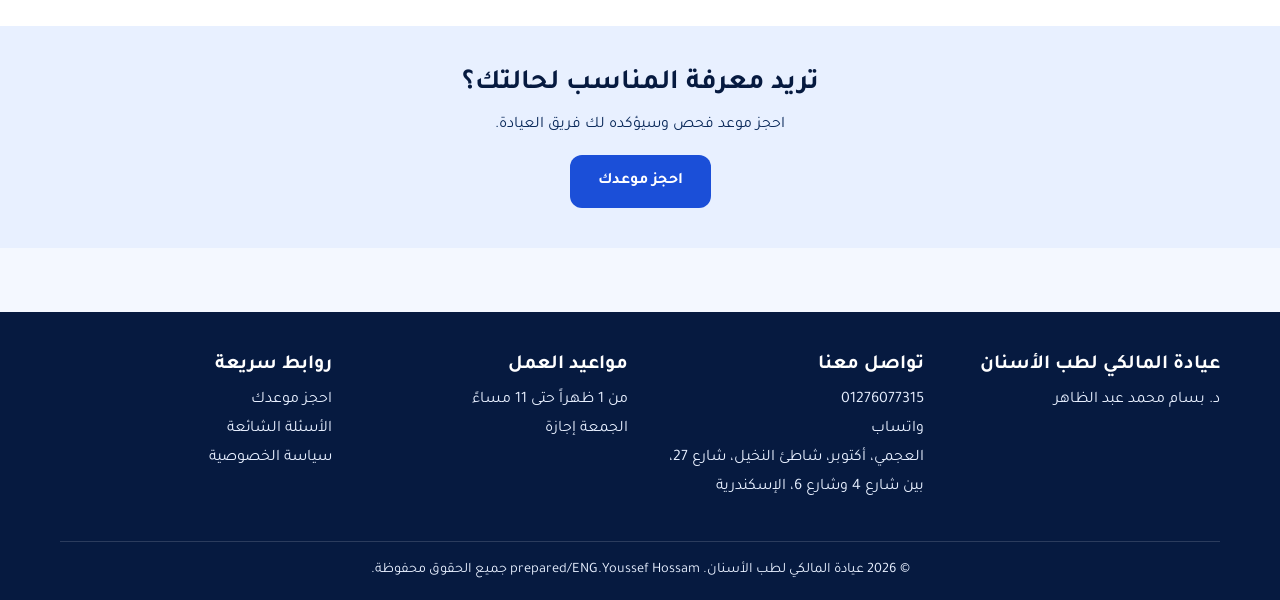
<file: service-general.html>
<!DOCTYPE html>
<html lang="ar" dir="rtl">
<head>
  <meta charset="UTF-8">
  <meta name="viewport" content="width=device-width, initial-scale=1.0">
  <title>طب الأسنان العام | عيادة المالكي لطب الأسنان</title>
  <meta name="description" content="تعرف على طب الأسنان العام في عيادة المالكي بالعجمي، الإسكندرية، والأسئلة الشائعة.">
  <link rel="icon" href="images/logo-icon.svg" type="image/svg+xml">

  <link rel="preconnect" href="https://fonts.googleapis.com">
  <link rel="preconnect" href="https://fonts.gstatic.com" crossorigin>
  <link href="https://fonts.googleapis.com/css2?family=Tajawal:wght@400;500;700;800&display=swap" rel="stylesheet">

  <link rel="stylesheet" href="css/tokens.css">
  <link rel="stylesheet" href="css/base.css">
  <link rel="stylesheet" href="css/layout.css">
  <link rel="stylesheet" href="css/pages.css">
</head>
<body data-service="general">
  <main>
    <section class="page-hero">
      <div class="container">
       <h1>طب الأسنان العام</h1>
        <p><a href="services.html" style="text-decoration: underline;">← كل الخدمات</a></p>
      </div>
    </section>

    <div id="service-content">
      <section class="section">
        <div class="container prose">
          <p class="dev-notice" id="dev-notice" hidden>
            مسودة: النص الطبي لهذه الخدمة يحتاج مراجعة الدكتور (تظهر هذه الملاحظة على جهازك فقط).
          </p>
          <h2>نبذة عن الخدمة</h2>
          <p id="service-description"></p>
        </div>
      </section>

      <section class="section section--alt">
        <div class="container prose">
          <h2>ماذا تقدم لك هذه الخدمة؟</h2>
          <ul class="check-list" id="service-benefits"></ul>
        </div>
      </section>

      <section class="section">
        <div class="container prose">
          <h2>مراحل العلاج</h2>
          <ol class="steps-list" id="service-steps"></ol>
        </div>
      </section>

      <section class="section section--alt">
        <div class="container prose">
          <h2>أسئلة شائعة</h2>
          <div id="service-faqs"></div>
        </div>
      </section>
    </div>

    <section class="cta-band">
      <div class="container">
        <h2>تريد معرفة المناسب لحالتك؟</h2>
        <p>احجز موعد فحص وسيؤكده لك فريق العيادة.</p>
        <a href="booking.html" class="btn">احجز موعدك</a>
      </div>
    </section>
  </main>

  <script type="module" src="js/layout.js"></script>
  <script type="module" src="js/service-detail.js"></script>
</body>
</html>
</file>
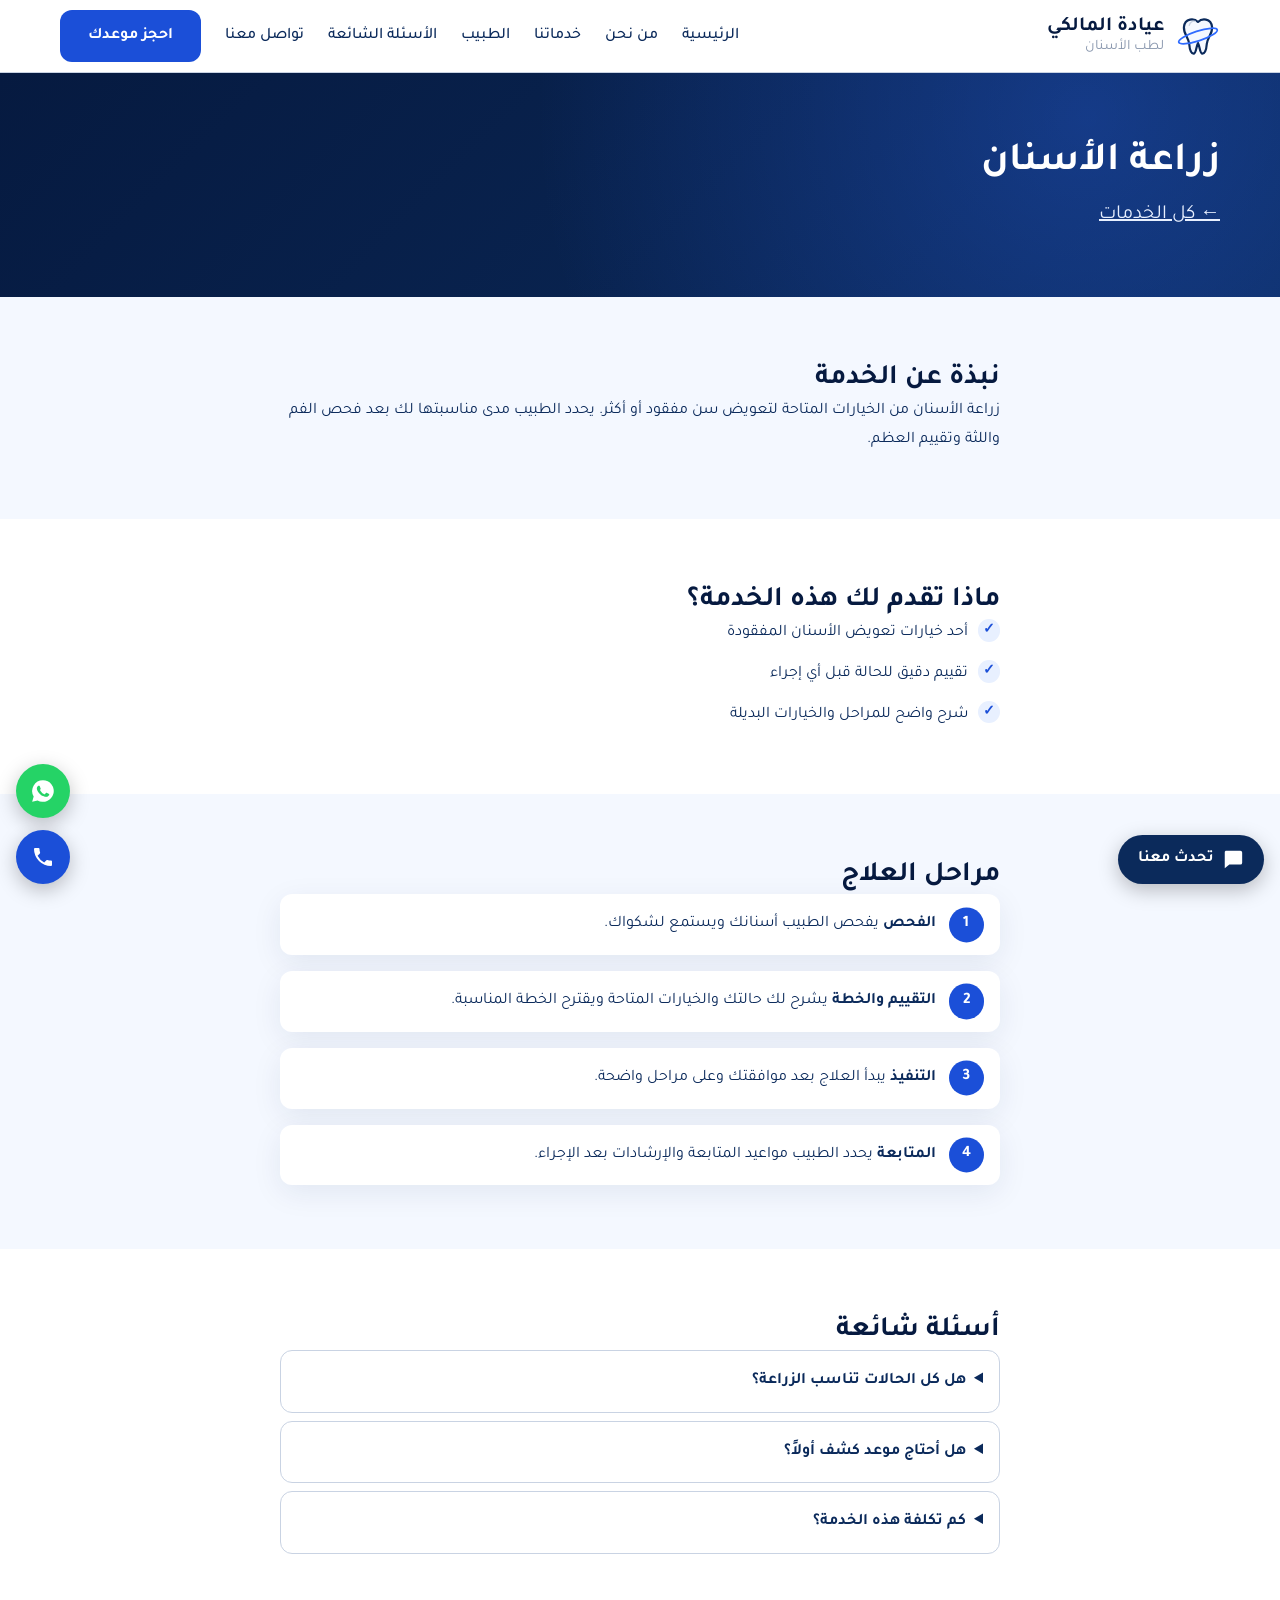
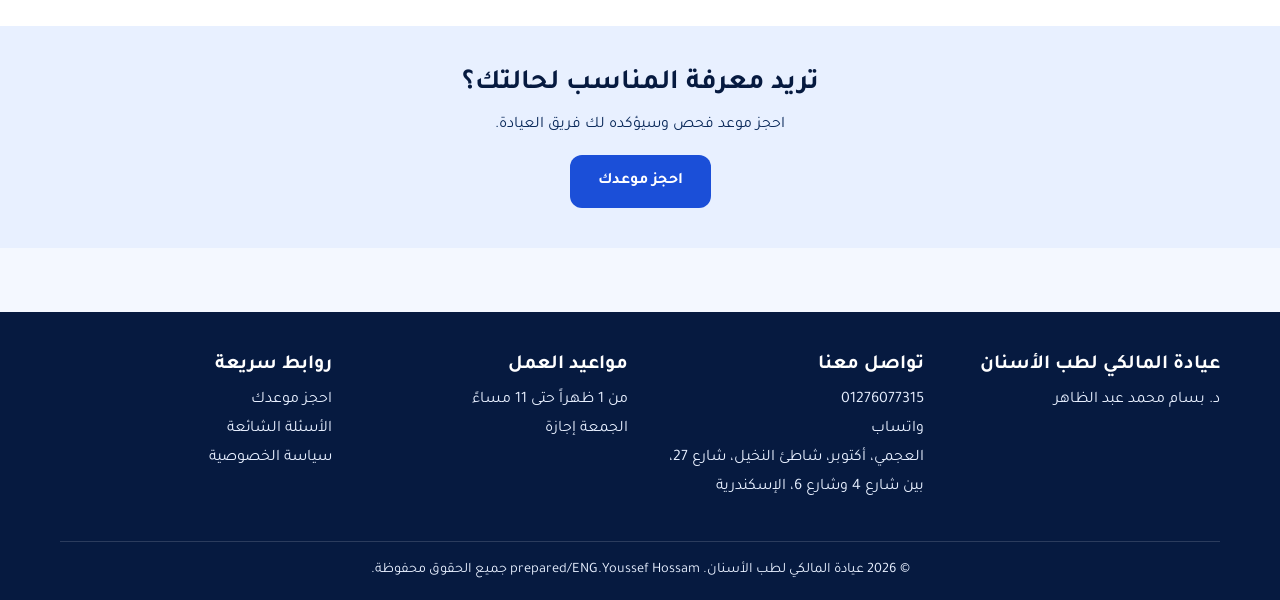
<file: service-implants.html>
<!DOCTYPE html>
<html lang="ar" dir="rtl">
<head>
  <meta charset="UTF-8">
  <meta name="viewport" content="width=device-width, initial-scale=1.0">
  <title>زراعة الأسنان | عيادة المالكي لطب الأسنان</title>
  <meta name="description" content="تعرف على زراعة الأسنان في عيادة المالكي لطب الأسنان بالعجمي، الإسكندرية، ومراحلها والأسئلة الشائعة.">
  <link rel="icon" href="images/logo-icon.svg" type="image/svg+xml">

  <link rel="preconnect" href="https://fonts.googleapis.com">
  <link rel="preconnect" href="https://fonts.gstatic.com" crossorigin>
  <link href="https://fonts.googleapis.com/css2?family=Tajawal:wght@400;500;700;800&display=swap" rel="stylesheet">

  <link rel="stylesheet" href="css/tokens.css">
  <link rel="stylesheet" href="css/base.css">
  <link rel="stylesheet" href="css/layout.css">
  <link rel="stylesheet" href="css/pages.css">
</head>
<body data-service="implants">
  <main>
    <section class="page-hero">
      <div class="container">
        <h1>زراعة الأسنان</h1>
        <p><a href="services.html" style="text-decoration: underline;">← كل الخدمات</a></p>
      </div>
    </section>

    <div id="service-content">
      <section class="section">
        <div class="container prose">
          <p class="dev-notice" id="dev-notice" hidden>
            مسودة: النص الطبي لهذه الخدمة يحتاج مراجعة الدكتور (تظهر هذه الملاحظة على جهازك فقط).
          </p>
          <h2>نبذة عن الخدمة</h2>
          <p id="service-description"></p>
        </div>
      </section>

      <section class="section section--alt">
        <div class="container prose">
          <h2>ماذا تقدم لك هذه الخدمة؟</h2>
          <ul class="check-list" id="service-benefits"></ul>
        </div>
      </section>

      <section class="section">
        <div class="container prose">
          <h2>مراحل العلاج</h2>
          <ol class="steps-list" id="service-steps"></ol>
        </div>
      </section>

      <section class="section section--alt">
        <div class="container prose">
          <h2>أسئلة شائعة</h2>
          <div id="service-faqs"></div>
        </div>
      </section>
    </div>

    <section class="cta-band">
      <div class="container">
        <h2>تريد معرفة المناسب لحالتك؟</h2>
        <p>احجز موعد فحص وسيؤكده لك فريق العيادة.</p>
        <a href="booking.html" class="btn">احجز موعدك</a>
      </div>
    </section>
  </main>

  <script type="module" src="js/layout.js"></script>
  <script type="module" src="js/service-detail.js"></script>
</body>
</html>
</file>
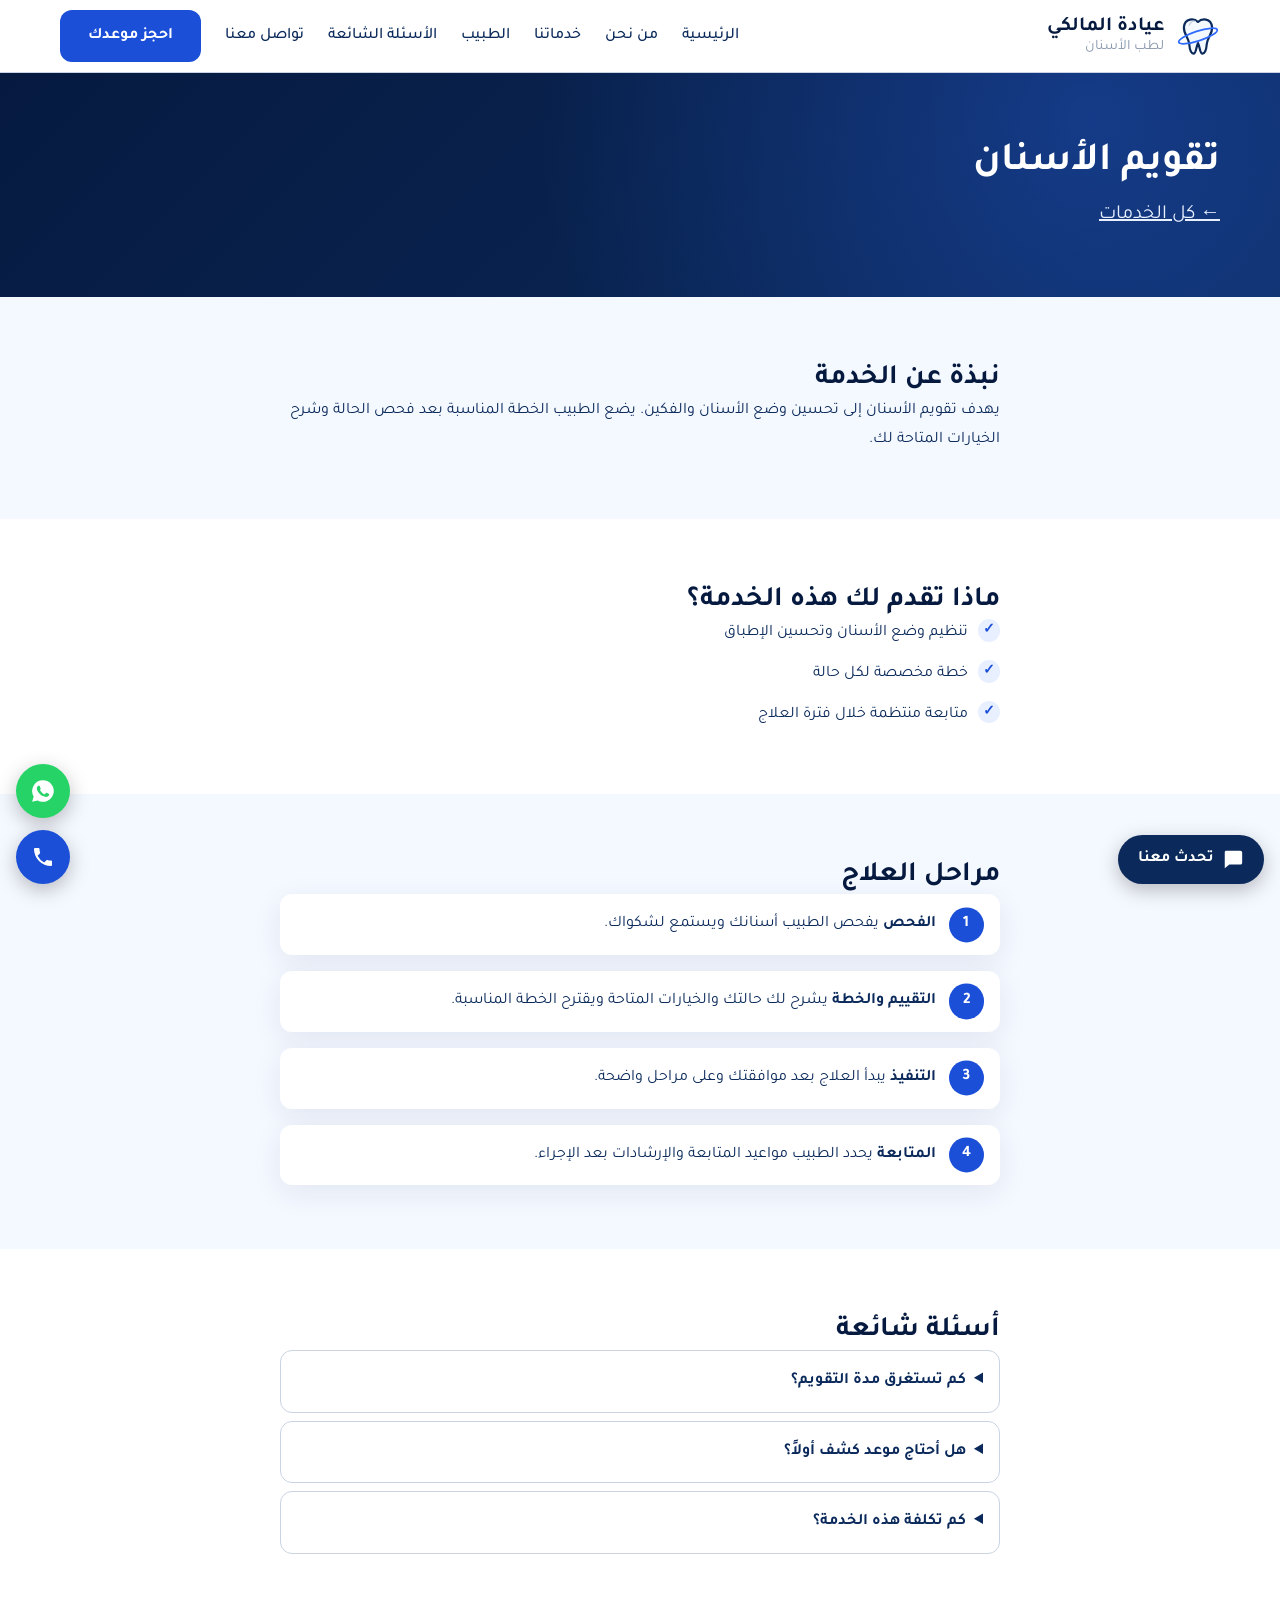
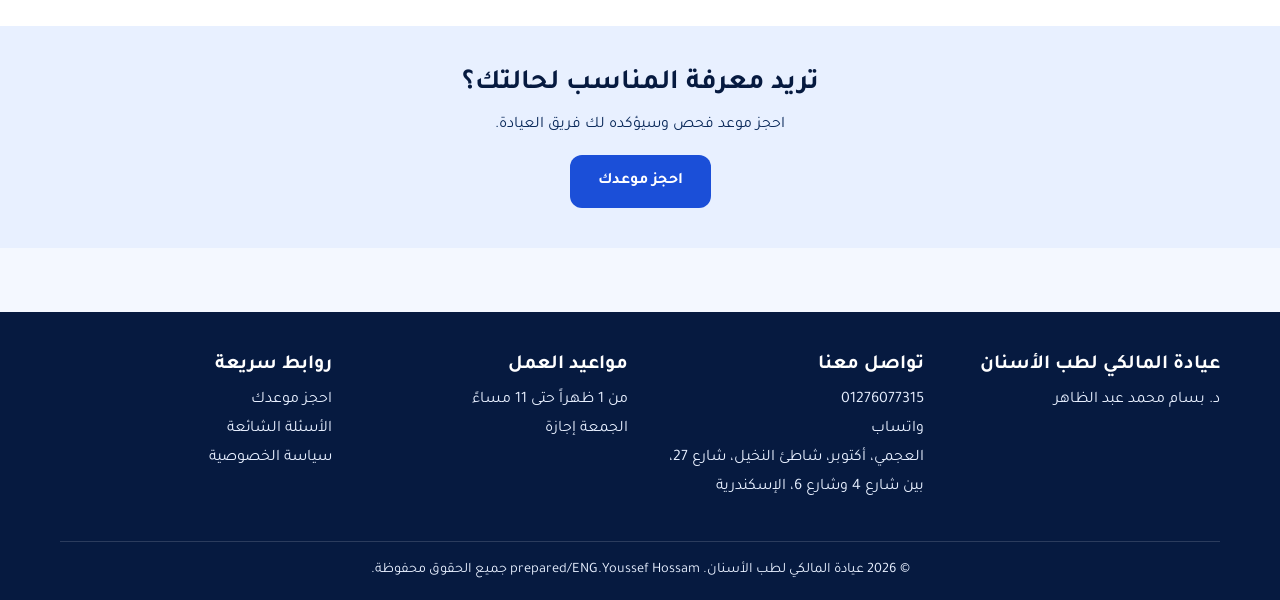
<file: service-orthodontics.html>
<!DOCTYPE html>
<html lang="ar" dir="rtl">
<head>
  <meta charset="UTF-8">
  <meta name="viewport" content="width=device-width, initial-scale=1.0">
  <title>تقويم الأسنان | عيادة المالكي لطب الأسنان</title>
  <meta name="description" content="تعرف على تقويم الأسنان في عيادة المالكي لطب الأسنان بالعجمي، الإسكندرية، والأسئلة الشائعة.">
  <link rel="icon" href="images/logo-icon.svg" type="image/svg+xml">

  <link rel="preconnect" href="https://fonts.googleapis.com">
  <link rel="preconnect" href="https://fonts.gstatic.com" crossorigin>
  <link href="https://fonts.googleapis.com/css2?family=Tajawal:wght@400;500;700;800&display=swap" rel="stylesheet">

  <link rel="stylesheet" href="css/tokens.css">
  <link rel="stylesheet" href="css/base.css">
  <link rel="stylesheet" href="css/layout.css">
  <link rel="stylesheet" href="css/pages.css">
</head>
<body data-service="orthodontics">
  <main>
    <section class="page-hero">
      <div class="container">
        <h1>تقويم الأسنان</h1>
        <p><a href="services.html" style="text-decoration: underline;">← كل الخدمات</a></p>
      </div>
    </section>

    <div id="service-content">
      <section class="section">
        <div class="container prose">
          <p class="dev-notice" id="dev-notice" hidden>
            مسودة: النص الطبي لهذه الخدمة يحتاج مراجعة الدكتور (تظهر هذه الملاحظة على جهازك فقط).
          </p>
          <h2>نبذة عن الخدمة</h2>
          <p id="service-description"></p>
        </div>
      </section>

      <section class="section section--alt">
        <div class="container prose">
          <h2>ماذا تقدم لك هذه الخدمة؟</h2>
          <ul class="check-list" id="service-benefits"></ul>
        </div>
      </section>

      <section class="section">
        <div class="container prose">
          <h2>مراحل العلاج</h2>
          <ol class="steps-list" id="service-steps"></ol>
        </div>
      </section>

      <section class="section section--alt">
        <div class="container prose">
          <h2>أسئلة شائعة</h2>
          <div id="service-faqs"></div>
        </div>
      </section>
    </div>

    <section class="cta-band">
      <div class="container">
        <h2>تريد معرفة المناسب لحالتك؟</h2>
        <p>احجز موعد فحص وسيؤكده لك فريق العيادة.</p>
        <a href="booking.html" class="btn">احجز موعدك</a>
      </div>
    </section>
  </main>

  <script type="module" src="js/layout.js"></script>
  <script type="module" src="js/service-detail.js"></script>
</body>
</html>
</file>
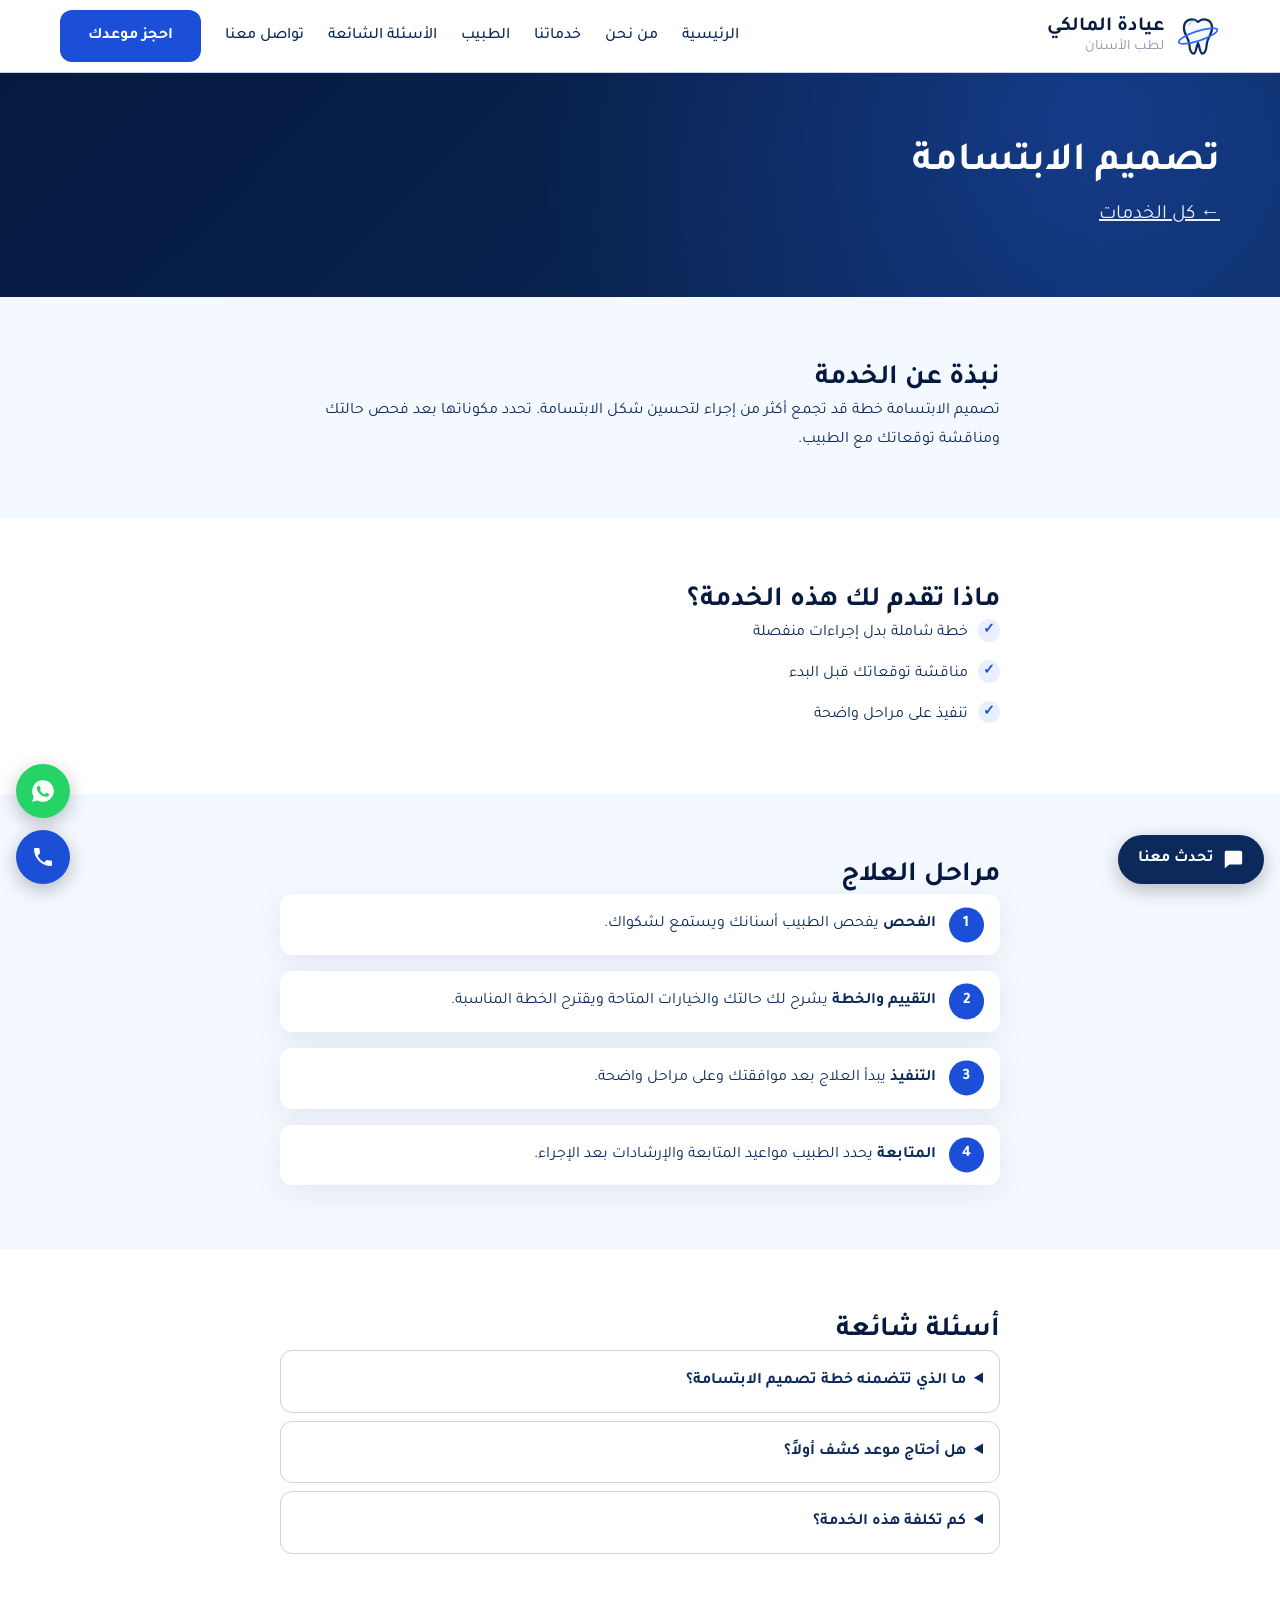
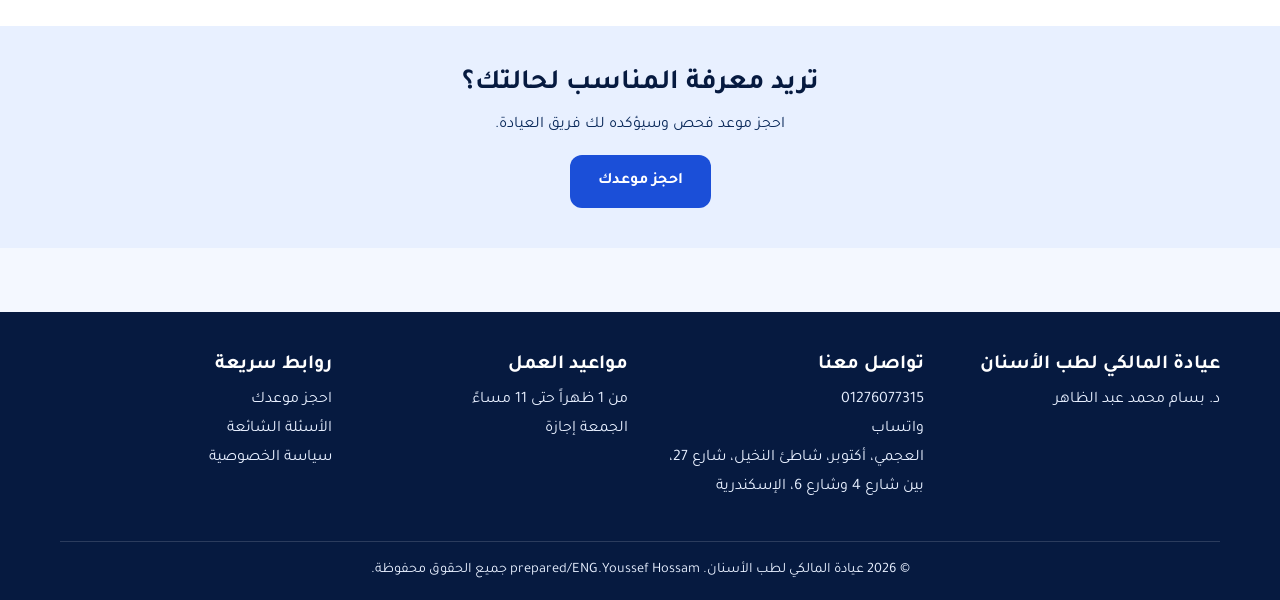
<file: service-smile-makeover.html>
<!DOCTYPE html>
<html lang="ar" dir="rtl">
<head>
  <meta charset="UTF-8">
  <meta name="viewport" content="width=device-width, initial-scale=1.0">
  <title>تصميم الابتسامة | عيادة المالكي لطب الأسنان</title>
  <meta name="description" content="تعرف على تصميم الابتسامة في عيادة المالكي لطب الأسنان بالعجمي، الإسكندرية، والأسئلة الشائعة.">
  <link rel="icon" href="images/logo-icon.svg" type="image/svg+xml">

  <link rel="preconnect" href="https://fonts.googleapis.com">
  <link rel="preconnect" href="https://fonts.gstatic.com" crossorigin>
  <link href="https://fonts.googleapis.com/css2?family=Tajawal:wght@400;500;700;800&display=swap" rel="stylesheet">

  <link rel="stylesheet" href="css/tokens.css">
  <link rel="stylesheet" href="css/base.css">
  <link rel="stylesheet" href="css/layout.css">
  <link rel="stylesheet" href="css/pages.css">
</head>
<body data-service="smile-makeover">
  <main>
    <section class="page-hero">
      <div class="container">
      <h1>تصميم الابتسامة</h1>
        <p><a href="services.html" style="text-decoration: underline;">← كل الخدمات</a></p>
      </div>
    </section>

    <div id="service-content">
      <section class="section">
        <div class="container prose">
          <p class="dev-notice" id="dev-notice" hidden>
            مسودة: النص الطبي لهذه الخدمة يحتاج مراجعة الدكتور (تظهر هذه الملاحظة على جهازك فقط).
          </p>
          <h2>نبذة عن الخدمة</h2>
          <p id="service-description"></p>
        </div>
      </section>

      <section class="section section--alt">
        <div class="container prose">
          <h2>ماذا تقدم لك هذه الخدمة؟</h2>
          <ul class="check-list" id="service-benefits"></ul>
        </div>
      </section>

      <section class="section">
        <div class="container prose">
          <h2>مراحل العلاج</h2>
          <ol class="steps-list" id="service-steps"></ol>
        </div>
      </section>

      <section class="section section--alt">
        <div class="container prose">
          <h2>أسئلة شائعة</h2>
          <div id="service-faqs"></div>
        </div>
      </section>
    </div>

    <section class="cta-band">
      <div class="container">
        <h2>تريد معرفة المناسب لحالتك؟</h2>
        <p>احجز موعد فحص وسيؤكده لك فريق العيادة.</p>
        <a href="booking.html" class="btn">احجز موعدك</a>
      </div>
    </section>
  </main>

  <script type="module" src="js/layout.js"></script>
  <script type="module" src="js/service-detail.js"></script>
</body>
</html>
</file>
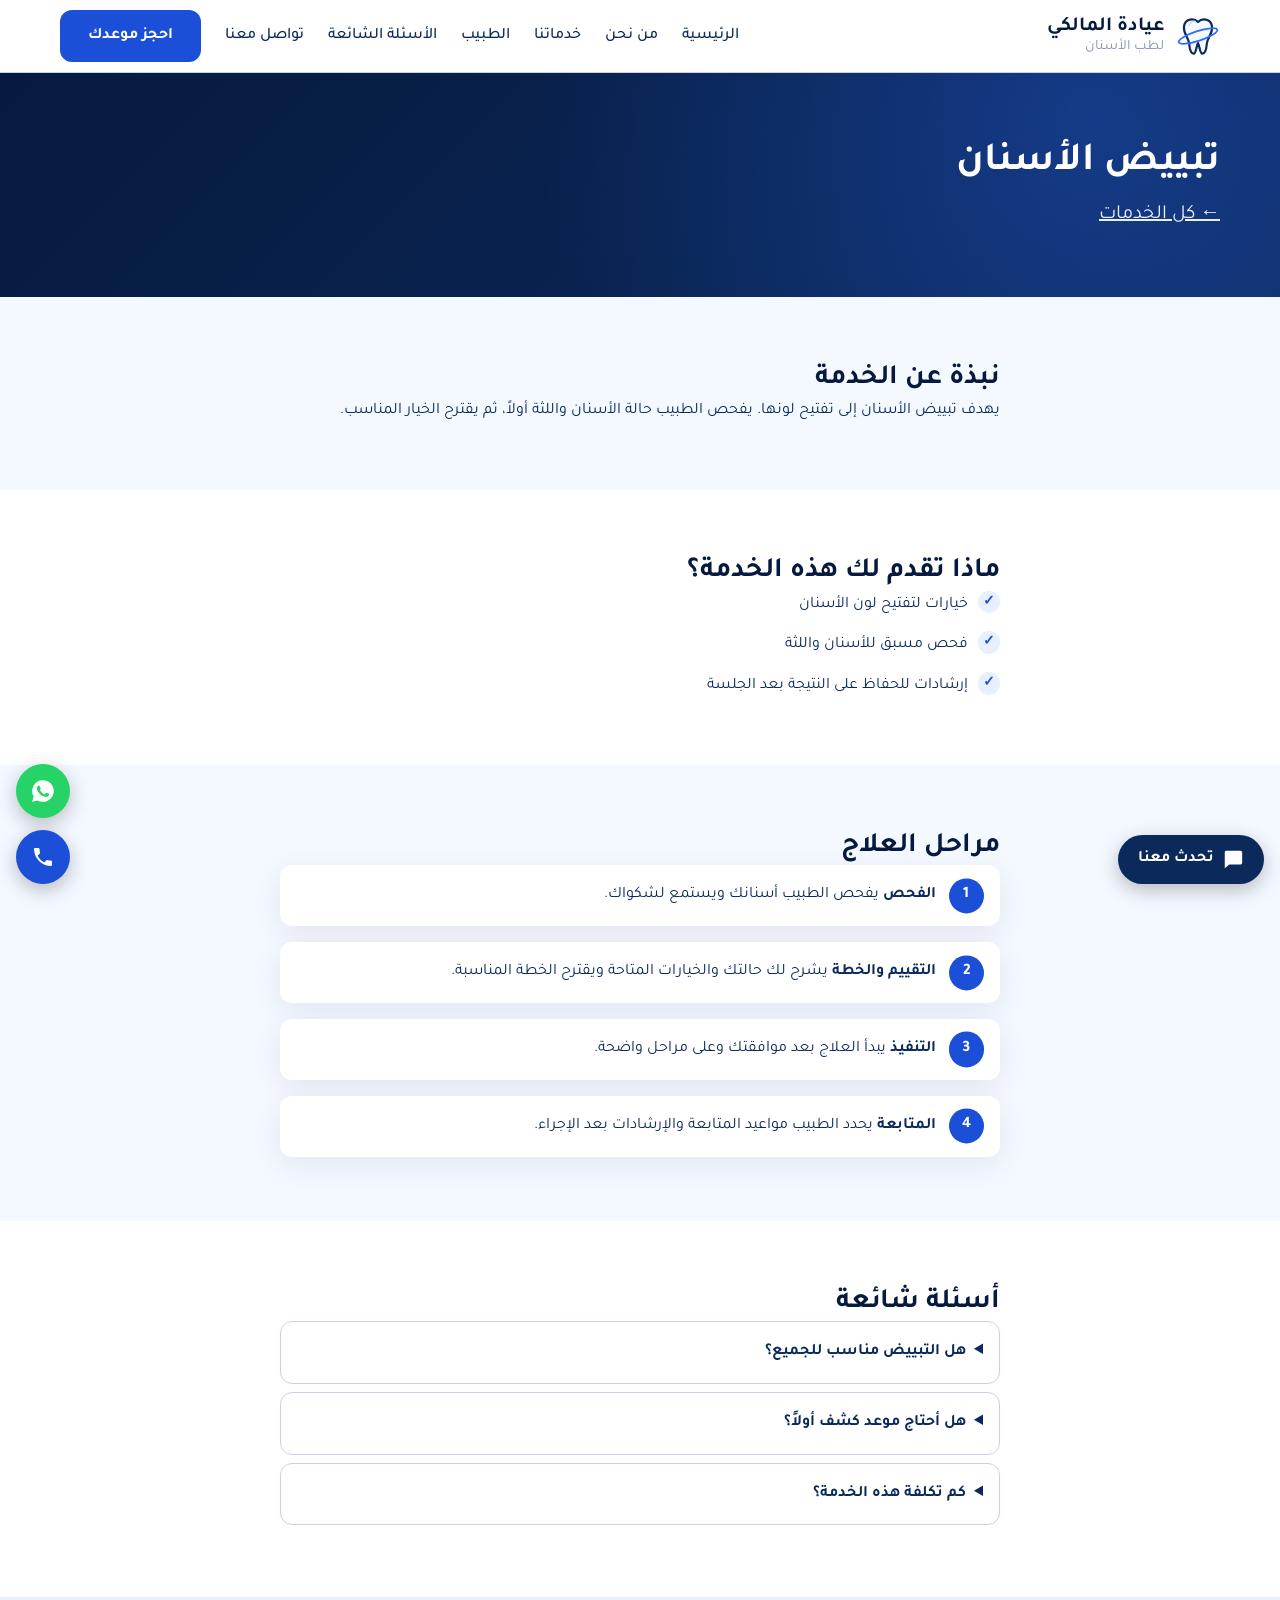
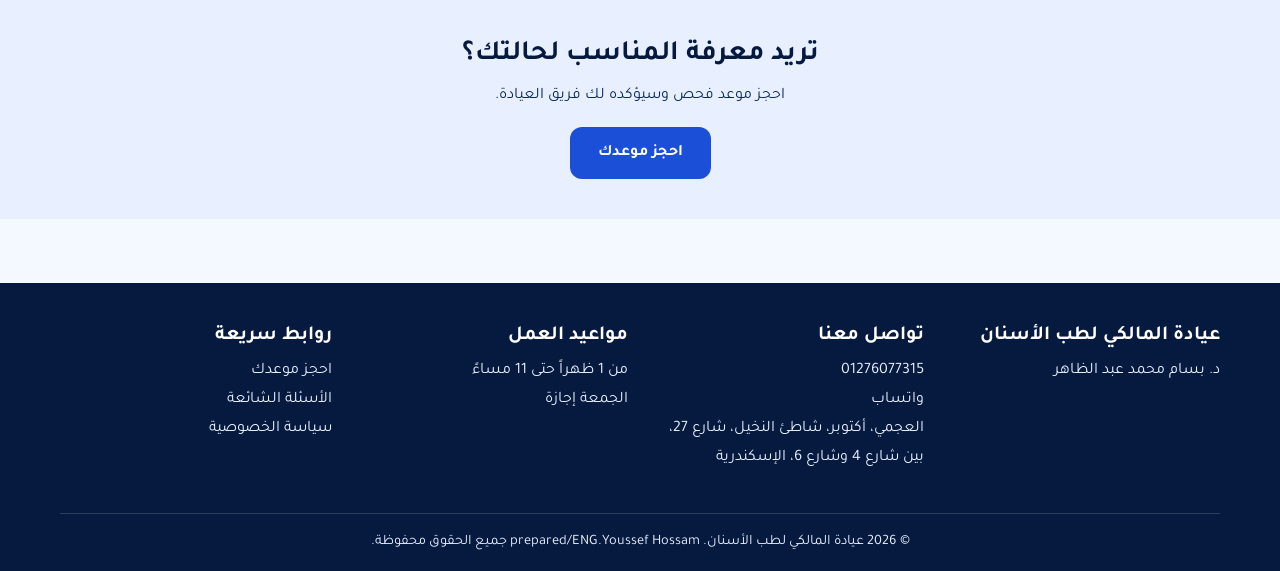
<file: service-whitening.html>
<!DOCTYPE html>
<html lang="ar" dir="rtl">
<head>
  <meta charset="UTF-8">
  <meta name="viewport" content="width=device-width, initial-scale=1.0">
  <title>تبييض الأسنان | عيادة المالكي لطب الأسنان</title>
  <meta name="description" content="تعرف على تبييض الأسنان في عيادة المالكي لطب الأسنان بالعجمي، الإسكندرية، والأسئلة الشائعة.">
  <link rel="icon" href="images/logo-icon.svg" type="image/svg+xml">

  <link rel="preconnect" href="https://fonts.googleapis.com">
  <link rel="preconnect" href="https://fonts.gstatic.com" crossorigin>
  <link href="https://fonts.googleapis.com/css2?family=Tajawal:wght@400;500;700;800&display=swap" rel="stylesheet">

  <link rel="stylesheet" href="css/tokens.css">
  <link rel="stylesheet" href="css/base.css">
  <link rel="stylesheet" href="css/layout.css">
  <link rel="stylesheet" href="css/pages.css">
</head>
<body data-service="whitening">
  <main>
    <section class="page-hero">
      <div class="container">
      <h1>تبييض الأسنان</h1>
        <p><a href="services.html" style="text-decoration: underline;">← كل الخدمات</a></p>
      </div>
    </section>

    <div id="service-content">
      <section class="section">
        <div class="container prose">
          <p class="dev-notice" id="dev-notice" hidden>
            مسودة: النص الطبي لهذه الخدمة يحتاج مراجعة الدكتور (تظهر هذه الملاحظة على جهازك فقط).
          </p>
          <h2>نبذة عن الخدمة</h2>
          <p id="service-description"></p>
        </div>
      </section>

      <section class="section section--alt">
        <div class="container prose">
          <h2>ماذا تقدم لك هذه الخدمة؟</h2>
          <ul class="check-list" id="service-benefits"></ul>
        </div>
      </section>

      <section class="section">
        <div class="container prose">
          <h2>مراحل العلاج</h2>
          <ol class="steps-list" id="service-steps"></ol>
        </div>
      </section>

      <section class="section section--alt">
        <div class="container prose">
          <h2>أسئلة شائعة</h2>
          <div id="service-faqs"></div>
        </div>
      </section>
    </div>

    <section class="cta-band">
      <div class="container">
        <h2>تريد معرفة المناسب لحالتك؟</h2>
        <p>احجز موعد فحص وسيؤكده لك فريق العيادة.</p>
        <a href="booking.html" class="btn">احجز موعدك</a>
      </div>
    </section>
  </main>

  <script type="module" src="js/layout.js"></script>
  <script type="module" src="js/service-detail.js"></script>
</body>
</html>
</file>
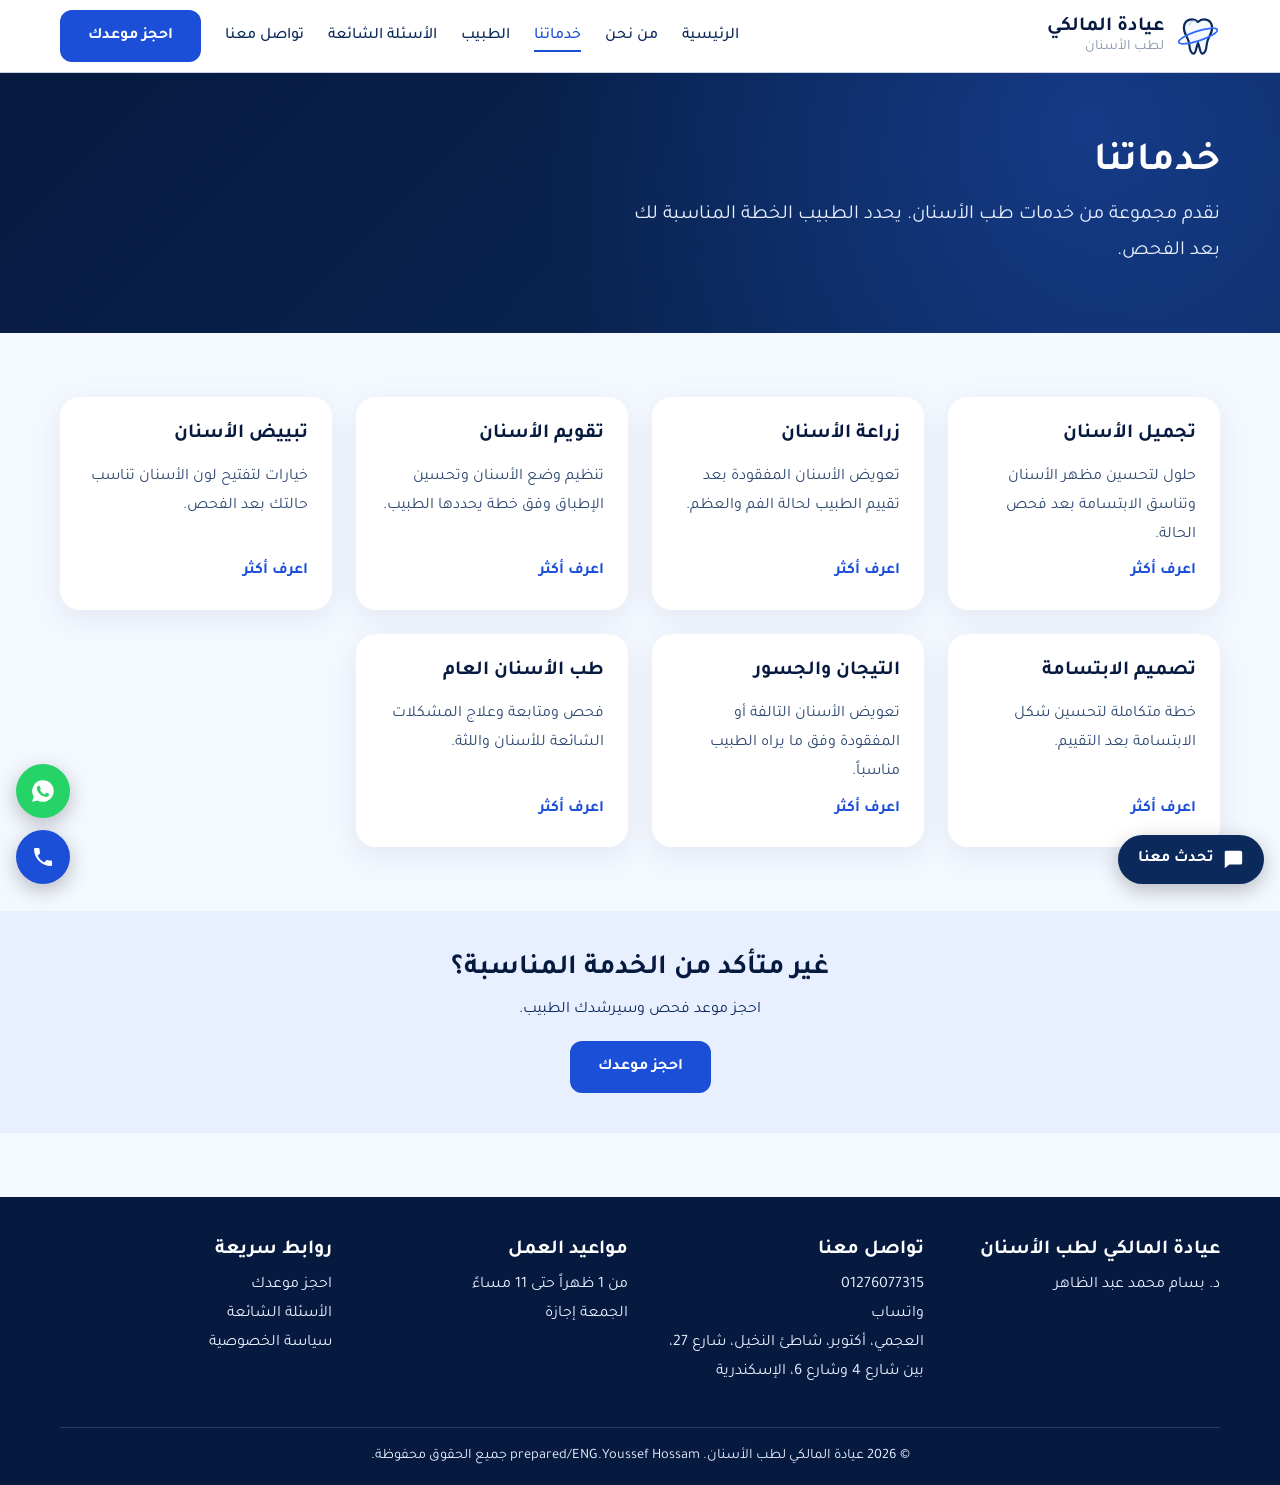
<file: services.html>
<!DOCTYPE html>
<html lang="ar" dir="rtl">
<head>
  <meta charset="UTF-8">
  <meta name="viewport" content="width=device-width, initial-scale=1.0">
  <title>خدماتنا | عيادة المالكي لطب الأسنان</title>
  <meta name="description" content="خدمات عيادة المالكي لطب الأسنان في العجمي بالإسكندرية: تجميل، زراعة، تقويم، تبييض، تصميم الابتسامة، تيجان وجسور وطب أسنان عام.">
  <link rel="icon" href="images/logo-icon.svg" type="image/svg+xml">

  <link rel="preconnect" href="https://fonts.googleapis.com">
  <link rel="preconnect" href="https://fonts.gstatic.com" crossorigin>
  <link href="https://fonts.googleapis.com/css2?family=Tajawal:wght@400;500;700;800&display=swap" rel="stylesheet">

  <link rel="stylesheet" href="css/tokens.css">
  <link rel="stylesheet" href="css/base.css">
  <link rel="stylesheet" href="css/layout.css">
  <link rel="stylesheet" href="css/pages.css">
  <link rel="stylesheet" href="css/home.css">
</head>
<body>
  <main>
    <section class="page-hero">
      <div class="container">
        <h1>خدماتنا</h1>
        <p>نقدم مجموعة من خدمات طب الأسنان. يحدد الطبيب الخطة المناسبة لك بعد الفحص.</p>
      </div>
    </section>

    <section class="section">
      <div class="container">
        <div class="services-grid" id="services-grid"></div>
      </div>
    </section>

    <section class="cta-band">
      <div class="container">
        <h2>غير متأكد من الخدمة المناسبة؟</h2>
        <p>احجز موعد فحص وسيرشدك الطبيب.</p>
        <a href="booking.html" class="btn">احجز موعدك</a>
      </div>
    </section>
  </main>

  <script type="module" src="js/layout.js"></script>
  <script type="module" src="js/services.js"></script>
</body>
</html>
</file>
<file: css/tokens.css>
:root {
  /* Brand colors */
  --color-navy-900: #061a40;
  --color-navy-700: #0b2a5b;
  --color-royal-600: #1b4fd8;
  --color-royal-500: #2f6bff;
  --color-sky-100: #e8f0ff;
  --color-sky-50: #f4f8ff;
  --color-white: #ffffff;
  --color-silver-300: #c9d3e3;
  --color-silver-500: #8896ad;

  /* Semantic colors */
  --color-bg: var(--color-sky-50);
  --color-surface: var(--color-white);
  --color-text: var(--color-navy-700);
  --color-text-muted: var(--color-silver-500);
  --color-primary: var(--color-royal-600);
  --color-primary-hover: var(--color-royal-500);
  --color-border: var(--color-silver-300);

  /* Typography */
  --font-main: "Tajawal", "Segoe UI", Tahoma, sans-serif;
  --text-sm: 0.9rem;
  --text-base: 1rem;
  --text-lg: 1.25rem;
  --text-xl: 1.75rem;
  --text-2xl: 2.5rem;

  /* Spacing */
  --space-1: 0.5rem;
  --space-2: 1rem;
  --space-3: 1.5rem;
  --space-4: 2.5rem;
  --space-5: 4rem;

  /* Shape and shadow */
  --radius-md: 12px;
  --radius-lg: 20px;
  --shadow-soft: 0 8px 30px rgba(11, 42, 91, 0.08);

  /* Layout */
  --container-width: 1160px;
}
</file>
<file: css/base.css>
*,
*::before,
*::after {
  box-sizing: border-box;
  margin: 0;
  padding: 0;
}

html {
  scroll-behavior: smooth;
}

body {
  font-family: var(--font-main);
  font-size: var(--text-base);
  line-height: 1.8;
  color: var(--color-text);
  background: var(--color-bg);
}

img {
  max-width: 100%;
  display: block;
}

a {
  color: inherit;
  text-decoration: none;
}

h1, h2, h3 {
  line-height: 1.3;
  color: var(--color-navy-900);
}

h1 { font-size: var(--text-2xl); }
h2 { font-size: var(--text-xl); }
h3 { font-size: var(--text-lg); }

.container {
  width: min(100% - 2rem, var(--container-width));
  margin-inline: auto;
}

.btn {
  display: inline-block;
  padding: 0.75rem 1.75rem;
  border: none;
  border-radius: var(--radius-md);
  background: var(--color-primary);
  color: var(--color-white);
  font-family: inherit;
  font-size: var(--text-base);
  font-weight: 700;
  cursor: pointer;
  transition: background 0.2s ease, transform 0.2s ease;
}

.btn:hover {
  background: var(--color-primary-hover);
  transform: translateY(-2px);
}

.card {
  padding: var(--space-3);
  background: var(--color-surface);
  border-radius: var(--radius-lg);
  box-shadow: var(--shadow-soft);
}

@media (prefers-reduced-motion: reduce) {
  html { scroll-behavior: auto; }
  * { transition: none !important; animation: none !important; }
}
</file>
<file: css/layout.css>
body {
  display: flex;
  flex-direction: column;
  min-height: 100vh;
}

main {
  flex: 1;
}

/* ---------- Header ---------- */
.site-header {
  position: sticky;
  top: 0;
  z-index: 100;
  background: var(--color-white);
  border-bottom: 1px solid var(--color-border);
}

.site-header__inner {
  display: flex;
  align-items: center;
  justify-content: space-between;
  gap: var(--space-2);
  min-height: 72px;
}

.brand {
  display: flex;
  align-items: center;
  gap: 0.75rem;
}

.brand img {
  width: 44px;
  height: 44px;
  object-fit: contain;
}

.brand__text {
  display: flex;
  flex-direction: column;
  line-height: 1.2;
}

.brand__text strong {
  font-size: var(--text-lg);
  color: var(--color-navy-900);
}

.brand__text small {
  font-size: var(--text-sm);
  color: var(--color-text-muted);
}

.site-nav {
  display: flex;
  align-items: center;
  gap: var(--space-3);
}

.site-nav ul {
  display: flex;
  gap: var(--space-3);
  list-style: none;
}

.site-nav ul a {
  position: relative;
  padding-block: 0.5rem;
  font-weight: 500;
  transition: color 0.2s ease;
}

.site-nav ul a:hover,
.site-nav ul a[aria-current="page"] {
  color: var(--color-primary);
}

.site-nav ul a[aria-current="page"]::after {
  content: "";
  position: absolute;
  inset-inline: 0;
  bottom: 0;
  height: 2px;
  background: var(--color-primary);
}

.nav-toggle {
  display: none;
  flex-direction: column;
  justify-content: center;
  gap: 5px;
  width: 44px;
  height: 44px;
  padding: 10px;
  border: 1px solid var(--color-border);
  border-radius: var(--radius-md);
  background: var(--color-white);
  cursor: pointer;
}

.nav-toggle span {
  display: block;
  height: 2px;
  background: var(--color-navy-700);
}

/* ---------- Mobile navigation ---------- */
@media (max-width: 900px) {
  .nav-toggle {
    display: flex;
  }

  .site-nav {
    position: absolute;
    top: 100%;
    inset-inline: 0;
    display: none;
    flex-direction: column;
    align-items: stretch;
    padding: var(--space-2);
    background: var(--color-white);
    border-bottom: 1px solid var(--color-border);
    box-shadow: var(--shadow-soft);
  }

  .site-nav.is-open {
    display: flex;
  }

  .site-nav ul {
    flex-direction: column;
    gap: 0;
  }

  .site-nav ul a {
    display: block;
    padding: 0.9rem 0.5rem;
    border-bottom: 1px solid var(--color-sky-100);
  }

  .site-nav .btn {
    margin-top: var(--space-2);
    text-align: center;
  }
}

/* ---------- Footer ---------- */
.site-footer {
  margin-top: var(--space-5);
  padding-top: var(--space-4);
  background: var(--color-navy-900);
  color: var(--color-sky-100);
}

.site-footer h3 {
  margin-bottom: var(--space-1);
  color: var(--color-white);
  font-size: var(--text-lg);
}

.site-footer__grid {
  display: grid;
  grid-template-columns: repeat(auto-fit, minmax(220px, 1fr));
  gap: var(--space-3);
}

.site-footer a:hover {
  color: var(--color-white);
  text-decoration: underline;
}

.site-footer__copy {
  margin-top: var(--space-4);
  padding-block: var(--space-2);
  border-top: 1px solid rgba(255, 255, 255, 0.15);
  font-size: var(--text-sm);
  text-align: center;
}

/* ---------- Floating contact buttons ---------- */
.floating-actions {
  position: fixed;
  inset-inline-end: 1rem;
  bottom: 1rem;
  z-index: 90;
  display: flex;
  flex-direction: column;
  gap: 0.75rem;
}

.floating-actions__btn {
  display: grid;
  place-items: center;
  width: 54px;
  height: 54px;
  border-radius: 50%;
  color: var(--color-white);
  box-shadow: 0 6px 20px rgba(0, 0, 0, 0.25);
  transition: transform 0.2s ease;
}

.floating-actions__btn:hover {
  transform: scale(1.08);
}

.floating-actions__btn--whatsapp {
  background: #25d366;
}

.floating-actions__btn--call {
  background: var(--color-primary);
}
</file>
<file: css/home.css>
/* ---------- Hero ---------- */
.hero {
  padding-block: var(--space-5) calc(var(--space-5) + 3rem);
  color: var(--color-white);
  background:
    radial-gradient(circle at 85% 15%, rgba(47, 107, 255, 0.35), transparent 50%),
    linear-gradient(135deg, var(--color-navy-900), var(--color-navy-700));
}

.hero__inner {
  display: grid;
  grid-template-columns: 1.2fr 0.8fr;
  gap: var(--space-4);
  align-items: center;
}

.hero__eyebrow {
  margin-bottom: var(--space-1);
  color: var(--color-silver-300);
  font-weight: 500;
}

.hero h1 {
  color: var(--color-white);
  font-size: clamp(2rem, 5vw, 3.4rem);
}

.hero__text {
  max-width: 540px;
  margin-top: var(--space-2);
  color: var(--color-sky-100);
  font-size: var(--text-lg);
}

.hero__actions {
  display: flex;
  flex-wrap: wrap;
  gap: var(--space-2);
  margin-top: var(--space-3);
}

.hero__visual {
  display: grid;
  place-items: center;
}

.hero__visual img {
  width: min(100%, 300px);
  filter: drop-shadow(0 20px 40px rgba(0, 0, 0, 0.35));
}

.btn.btn--light {
  background: var(--color-white);
  color: var(--color-navy-900);
}

.btn.btn--light:hover {
  background: var(--color-sky-100);
}

.btn.btn--outline {
  background: transparent;
  border: 2px solid rgba(255, 255, 255, 0.6);
  color: var(--color-white);
}

.btn.btn--outline:hover {
  background: rgba(255, 255, 255, 0.12);
}

/* ---------- Info strip ---------- */
.info-strip {
  position: relative;
  z-index: 2;
  margin-top: -3rem;
}

.info-strip__grid {
  display: grid;
  grid-template-columns: repeat(auto-fit, minmax(240px, 1fr));
  gap: var(--space-2);
}

.info-card h3 {
  margin-bottom: 0.25rem;
  font-size: var(--text-base);
  color: var(--color-royal-600);
}

.info-card p {
  font-weight: 500;
}

/* ---------- Sections ---------- */
.section {
  padding-block: var(--space-5);
}

.section__head {
  max-width: 640px;
  margin-bottom: var(--space-4);
}

.section__head p {
  margin-top: var(--space-1);
  opacity: 0.8;
}

/* ---------- Services ---------- */
.services-grid {
  display: grid;
  grid-template-columns: repeat(auto-fill, minmax(260px, 1fr));
  gap: var(--space-3);
}

.service-card {
  display: flex;
  flex-direction: column;
  gap: var(--space-1);
  transition: transform 0.25s ease, box-shadow 0.25s ease;
}

.service-card:hover {
  transform: translateY(-4px);
  box-shadow: 0 14px 40px rgba(11, 42, 91, 0.14);
}

.service-card p {
  flex: 1;
  opacity: 0.85;
}

.service-card a {
  color: var(--color-primary);
  font-weight: 700;
}

.service-card a:hover {
  text-decoration: underline;
}

/* ---------- Mobile ---------- */
@media (max-width: 800px) {
  .hero__inner {
    grid-template-columns: 1fr;
    text-align: center;
  }

  .hero__text {
    margin-inline: auto;
  }

  .hero__actions {
    justify-content: center;
  }

  .hero__visual {
    order: -1;
  }

  .hero__visual img {
    width: 150px;
  }
}
</file>
<file: css/intro.css>
/* Prevent scrolling while the intro is visible */
html.intro-active {
  overflow: hidden;
}

.intro {
  --intro-duration: 3400ms;
  position: fixed;
  inset: 0;
  z-index: 1000;
  display: grid;
  place-items: center;
  padding: var(--space-3);
  background: linear-gradient(135deg, var(--color-navy-900), var(--color-navy-700));
  color: var(--color-white);
  text-align: center;
  transition: opacity 0.7s ease, visibility 0.7s ease;
}

.intro.is-leaving {
  opacity: 0;
  visibility: hidden;
}

.intro__glow {
  position: absolute;
  inset: 0;
  background: radial-gradient(circle at 50% 42%, rgba(47, 107, 255, 0.4), transparent 55%);
  animation: introGlow 3s ease-in-out infinite alternate;
}

.intro__content {
  position: relative;
  display: flex;
  flex-direction: column;
  align-items: center;
  gap: 0.35rem;
}

.intro__logo {
  width: 140px;
  height: 140px;
  margin-bottom: var(--space-2);
  filter: drop-shadow(0 12px 30px rgba(47, 107, 255, 0.5));
  animation: introLogo 1s cubic-bezier(0.2, 0.8, 0.2, 1) both;
}

.intro__name {
  font-size: clamp(2rem, 6vw, 3rem);
  font-weight: 800;
  animation: introRise 0.9s ease 0.5s both;
}

.intro__sub {
  font-size: var(--text-lg);
  color: var(--color-silver-300);
  animation: introRise 0.9s ease 0.75s both;
}

.intro__doctor {
  margin-top: var(--space-1);
  padding: 0.35rem 1.4rem;
  border: 1px solid rgba(255, 255, 255, 0.35);
  border-radius: 999px;
  font-size: var(--text-sm);
  animation: introRise 0.9s ease 1s both;
}

.intro__bar {
  width: min(240px, 60vw);
  height: 3px;
  margin-top: var(--space-3);
  overflow: hidden;
  border-radius: 3px;
  background: rgba(255, 255, 255, 0.2);
}

.intro__bar span {
  display: block;
  height: 100%;
  background: var(--color-royal-500);
  transform-origin: right;
  animation: introBar var(--intro-duration) linear both;
}

.intro__skip {
  position: absolute;
  top: 1.25rem;
  inset-inline-start: 1.25rem;
  padding: 0.5rem 1.25rem;
  border: 1px solid rgba(255, 255, 255, 0.5);
  border-radius: 999px;
  background: transparent;
  color: var(--color-white);
  font-family: inherit;
  font-size: var(--text-sm);
  cursor: pointer;
  transition: background 0.2s ease;
}

.intro__skip:hover,
.intro__skip:focus-visible {
  background: rgba(255, 255, 255, 0.15);
}

@keyframes introLogo {
  from { opacity: 0; transform: scale(0.7); }
  to   { opacity: 1; transform: scale(1); }
}

@keyframes introRise {
  from { opacity: 0; transform: translateY(18px); }
  to   { opacity: 1; transform: translateY(0); }
}

@keyframes introBar {
  from { transform: scaleX(0); }
  to   { transform: scaleX(1); }
}

@keyframes introGlow {
  from { opacity: 0.6; }
  to   { opacity: 1; }
}
</file>
<file: css/welcome.css>
html.welcome-active {
  overflow: hidden;
}

.welcome [hidden] {
  display: none !important;
}

.welcome {
  position: fixed;
  inset: 0;
  z-index: 1100;
  display: grid;
  place-items: center;
  padding: 1rem;
  background:
    radial-gradient(circle at 20% 20%, rgba(47, 107, 255, 0.35), transparent 50%),
    rgba(6, 26, 64, 0.92);
  animation: welcomeFade 0.5s ease both;
  transition: opacity 0.45s ease, visibility 0.45s ease;
}

.welcome.is-leaving {
  opacity: 0;
  visibility: hidden;
}

.welcome__card {
  position: relative;
  display: grid;
  grid-template-columns: 1fr 1fr;
  width: min(960px, 100%);
  max-height: calc(100dvh - 2rem);
  overflow-y: auto;
  border-radius: var(--radius-lg);
  background: var(--color-white);
  box-shadow: 0 30px 80px rgba(0, 0, 0, 0.45);
  animation: welcomeCard 0.7s cubic-bezier(0.2, 0.8, 0.2, 1) 0.1s both;
}

.welcome__card:focus {
  outline: none;
}

/* ---------- Reward side ---------- */
.welcome__reward {
  position: relative;
  display: flex;
  flex-direction: column;
  justify-content: center;
  gap: var(--space-2);
  padding: 3.5rem 2rem 2rem;
  overflow: hidden;
  color: var(--color-white);
  background: linear-gradient(150deg, var(--color-navy-900), var(--color-royal-600));
}

.welcome__reward::after {
  content: "";
  position: absolute;
  width: 320px;
  height: 320px;
  inset-block-end: -120px;
  inset-inline-start: -100px;
  border-radius: 50%;
  background: rgba(255, 255, 255, 0.07);
  pointer-events: none;
}

.welcome__eyebrow {
  color: #9bbcff;
  font-size: var(--text-sm);
  font-weight: 700;
  letter-spacing: 0.02em;
}

.welcome__reward h2 {
  color: var(--color-white);
  font-size: clamp(1.6rem, 3.4vw, 2.3rem);
}

.welcome__reward h2 em {
  color: #9bbcff;
  font-style: normal;
}

.welcome__lede {
  color: var(--color-sky-100);
}

.welcome__stamps {
  position: relative;
  z-index: 1;
  display: grid;
  grid-template-columns: repeat(5, 1fr);
  gap: 0.6rem;
  list-style: none;
}

.stamp {
  display: grid;
  place-items: center;
  aspect-ratio: 1;
  border: 2px dashed rgba(255, 255, 255, 0.4);
  border-radius: 50%;
  background: rgba(255, 255, 255, 0.08);
  animation: stampLit 0.5s ease calc(0.7s + var(--i) * 0.28s) forwards;
}

.stamp img {
  width: 58%;
  opacity: 0.45;
}

.stamp--gift {
  font-size: 0.7rem;
  font-weight: 800;
  line-height: 1.2;
  text-align: center;
  color: var(--color-white);
}

.stamp--gift.is-pulsing {
  animation: stampLit 0.5s ease calc(0.7s + var(--i) * 0.28s) forwards,
             giftPulse 1.8s ease-in-out 4s infinite;
}

.welcome__note {
  position: relative;
  z-index: 1;
  color: var(--color-silver-300);
  font-size: var(--text-sm);
}

.welcome__skip {
  position: absolute;
  top: 1rem;
  inset-inline-start: 1rem;
  z-index: 3;
  padding: 0.45rem 1.1rem;
  border: 1px solid rgba(255, 255, 255, 0.55);
  border-radius: 999px;
  background: rgba(6, 26, 64, 0.35);
  color: var(--color-white);
  font-family: inherit;
  font-size: var(--text-sm);
  cursor: pointer;
  transition: background 0.2s ease;
}

.welcome__skip:hover,
.welcome__skip:focus-visible {
  background: rgba(255, 255, 255, 0.2);
}

/* ---------- Form side ---------- */
.welcome__panel {
  display: flex;
  flex-direction: column;
  justify-content: center;
  gap: var(--space-2);
  padding: 2.5rem 2rem 2rem;
}

.welcome__panel h3 {
  font-size: var(--text-xl);
}

.welcome__tabs {
  display: grid;
  grid-template-columns: 1fr 1fr;
  padding: 0.25rem;
  border-radius: var(--radius-md);
  background: var(--color-sky-100);
}

.welcome__tab {
  padding: 0.6rem;
  border: none;
  border-radius: 9px;
  background: transparent;
  color: var(--color-text);
  font-family: inherit;
  font-size: var(--text-base);
  font-weight: 700;
  cursor: pointer;
  transition: background 0.2s ease, box-shadow 0.2s ease;
}

.welcome__tab[aria-selected="true"] {
  background: var(--color-white);
  box-shadow: 0 2px 8px rgba(11, 42, 91, 0.15);
}

.welcome__form {
  display: grid;
  gap: 0.9rem;
}

.welcome__field label {
  display: block;
  margin-bottom: 0.25rem;
  font-size: var(--text-sm);
  font-weight: 700;
}

.welcome__field input[type="text"],
.welcome__field input[type="tel"],
.welcome__field input[type="email"],
.welcome__field input[type="password"] {
  width: 100%;
  padding: 0.7rem 0.95rem;
  border: 1px solid var(--color-border);
  border-radius: var(--radius-md);
  background: var(--color-white);
  color: var(--color-text);
  font-family: inherit;
  font-size: var(--text-base);
}

.welcome__field input:focus {
  outline: 2px solid var(--color-royal-500);
  outline-offset: 1px;
}

.welcome__field [aria-invalid="true"] {
  border-color: #c62828;
}

.welcome__error {
  min-height: 1.1em;
  margin-top: 0.2rem;
  color: #c62828;
  font-size: 0.8rem;
}

.welcome__check {
  display: flex;
  align-items: flex-start;
  gap: 0.55rem;
  font-size: 0.82rem;
}

.welcome__check input {
  margin-top: 0.3rem;
}

.welcome__check a {
  color: var(--color-primary);
  text-decoration: underline;
}

.welcome__submit {
  width: 100%;
  padding-block: 0.85rem;
}

.welcome__submit:disabled {
  opacity: 0.6;
  cursor: wait;
}

.welcome__status {
  min-height: 1.2em;
  color: #c62828;
  font-size: var(--text-sm);
}

.welcome__later {
  align-self: center;
  border: none;
  background: none;
  color: var(--color-text-muted);
  font-family: inherit;
  font-size: var(--text-sm);
  text-decoration: underline;
  cursor: pointer;
}

.welcome__later:hover {
  color: var(--color-primary);
}

/* ---------- Success ---------- */
.welcome__success {
  display: grid;
  gap: var(--space-2);
  justify-items: start;
}

.welcome__points {
  padding: 0.6rem 1.2rem;
  border-radius: var(--radius-md);
  background: var(--color-sky-100);
  color: var(--color-navy-900);
  font-weight: 800;
}

.welcome__draft {
  padding: 0.6rem 0.9rem;
  border: 2px dashed #e0a100;
  border-radius: var(--radius-md);
  background: #fffaf0;
  color: #3b2a00;
  font-size: var(--text-sm);
}

/* ---------- Animations ---------- */
@keyframes welcomeFade {
  from { opacity: 0; }
  to   { opacity: 1; }
}

@keyframes welcomeCard {
  from { opacity: 0; transform: translateY(30px) scale(0.97); }
  to   { opacity: 1; transform: translateY(0) scale(1); }
}

@keyframes stampLit {
  to {
    border-style: solid;
    border-color: var(--color-white);
    background: rgba(255, 255, 255, 0.95);
    box-shadow: 0 0 22px rgba(155, 188, 255, 0.7);
  }
}

@keyframes giftPulse {
  0%, 100% { transform: scale(1); }
  50%      { transform: scale(1.12); }
}

.stamp--gift {
  --gift-color: var(--color-royal-600);
}

@media (max-width: 860px) {
  .welcome__card {
    grid-template-columns: 1fr;
  }

  .welcome__reward {
    padding: 3.2rem 1.25rem 1.25rem;
    gap: var(--space-1);
  }

  .welcome__panel {
    padding: 1.5rem 1.25rem;
  }

  .welcome__stamps {
    gap: 0.4rem;
  }
}

@media (max-width: 480px) {
  .welcome {
    padding: 0.5rem;
  }

  .welcome__card {
    max-height: calc(100dvh - 1rem);
  }

  .welcome__lede {
    display: none;
  }
}

/* Reduced motion: show the final state without animating */
@media (prefers-reduced-motion: reduce) {
  .welcome,
  .welcome__card {
    animation: none !important;
  }

  .stamp {
    border-style: solid;
    border-color: var(--color-white);
    background: rgba(255, 255, 255, 0.95);
  }

  .stamp img {
    opacity: 1;
  }
}
</file>
<file: css/pages.css>
/* ---------- Page header banner ---------- */
.page-hero {
  padding-block: var(--space-5);
  color: var(--color-white);
  background:
    radial-gradient(circle at 85% 20%, rgba(47, 107, 255, 0.3), transparent 50%),
    linear-gradient(135deg, var(--color-navy-900), var(--color-navy-700));
}

.page-hero h1 {
  color: var(--color-white);
}

.page-hero p {
  max-width: 600px;
  margin-top: var(--space-1);
  color: var(--color-sky-100);
  font-size: var(--text-lg);
}

/* ---------- Content blocks ---------- */
.section {
  padding-block: var(--space-5);
}

.section--alt {
  background: var(--color-white);
}

.section__head {
  max-width: 640px;
  margin-bottom: var(--space-4);
}

.prose {
  max-width: 720px;
}

.prose p + p {
  margin-top: var(--space-2);
}

.split {
  display: grid;
  grid-template-columns: 1fr 1fr;
  gap: var(--space-4);
  align-items: start;
}

.cards-grid {
  display: grid;
  grid-template-columns: repeat(auto-fit, minmax(240px, 1fr));
  gap: var(--space-3);
}

.card h3 {
  margin-bottom: 0.5rem;
}

.text-link {
  color: var(--color-primary);
  font-weight: 700;
}

.text-link:hover {
  text-decoration: underline;
}

/* ---------- Call to action band ---------- */
.cta-band {
  padding-block: var(--space-4);
  background: var(--color-sky-100);
  text-align: center;
}

.cta-band h2 {
  margin-bottom: var(--space-1);
}

.cta-band .btn {
  margin-top: var(--space-2);
}

@media (max-width: 800px) {
  .split {
    grid-template-columns: 1fr;
  }
}

/* ---------- Draft (unconfirmed) content, local preview only ---------- */
.card--draft {
  border: 2px dashed #e0a100;
  background: #fffaf0;
}

.draft-badge {
  display: inline-block;
  margin-bottom: 0.5rem;
  padding: 0.15rem 0.7rem;
  border-radius: 999px;
  background: #e0a100;
  color: #3b2a00;
  font-size: 0.8rem;
  font-weight: 700;
}

/* ---------- Doctor profile ---------- */
.doctor-profile {
  display: grid;
  grid-template-columns: 0.7fr 1.3fr;
  gap: var(--space-4);
  align-items: center;
}

.doctor-photo {
  display: grid;
  place-items: center;
  gap: var(--space-1);
  aspect-ratio: 4 / 5;
  padding: var(--space-3);
  border-radius: var(--radius-lg);
  background: linear-gradient(160deg, var(--color-sky-100), var(--color-white));
  box-shadow: var(--shadow-soft);
  text-align: center;
  color: var(--color-text-muted);
}

.doctor-photo img {
  width: 100%;
  height: 100%;
  object-fit: cover;
  border-radius: var(--radius-lg);
}

.doctor-photo__placeholder img {
  width: 110px;
  height: 110px;
  object-fit: contain;
  opacity: 0.8;
}

.doctor-profile__role {
  margin-bottom: var(--space-1);
  color: var(--color-royal-600);
  font-weight: 700;
}

@media (max-width: 800px) {
  .doctor-profile {
    grid-template-columns: 1fr;
  }

  .doctor-photo {
    max-width: 280px;
    margin-inline: auto;
  }
}

/* ---------- Service pages ---------- */
.dev-notice {
  margin-bottom: var(--space-3);
  padding: var(--space-1) var(--space-2);
  border: 2px dashed #e0a100;
  border-radius: var(--radius-md);
  background: #fffaf0;
  color: #3b2a00;
  font-size: var(--text-sm);
}

.check-list {
  display: grid;
  gap: 0.75rem;
  list-style: none;
}

.check-list li {
  position: relative;
  padding-inline-start: 2rem;
}

.check-list li::before {
  content: "✓";
  position: absolute;
  inset-inline-start: 0;
  display: grid;
  place-items: center;
  width: 1.4rem;
  height: 1.4rem;
  border-radius: 50%;
  background: var(--color-sky-100);
  color: var(--color-royal-600);
  font-size: 0.85rem;
  font-weight: 700;
}

.steps-list {
  display: grid;
  gap: var(--space-2);
  list-style: none;
  counter-reset: step;
}

.steps-list li {
  position: relative;
  padding: var(--space-2);
  padding-inline-start: 4rem;
  border-radius: var(--radius-md);
  background: var(--color-surface);
  box-shadow: var(--shadow-soft);
  counter-increment: step;
}

.steps-list li::before {
  content: counter(step);
  position: absolute;
  inset-inline-start: 1rem;
  top: 50%;
  display: grid;
  place-items: center;
  width: 2.2rem;
  height: 2.2rem;
  transform: translateY(-50%);
  border-radius: 50%;
  background: var(--color-primary);
  color: var(--color-white);
  font-weight: 700;
}

.faq-item {
  margin-bottom: var(--space-1);
  border: 1px solid var(--color-border);
  border-radius: var(--radius-md);
  background: var(--color-surface);
}

.faq-item summary {
  padding: var(--space-2);
  font-weight: 700;
  cursor: pointer;
}

.faq-item p {
  padding: 0 var(--space-2) var(--space-2);
}

/* ---------- Contact page ---------- */
.contact-grid {
  display: grid;
  grid-template-columns: 1fr 1fr;
  gap: var(--space-4);
  align-items: start;
}

.info-list {
  display: grid;
  gap: var(--space-2);
  list-style: none;
}

.info-list h3 {
  margin-bottom: 0.15rem;
  font-size: var(--text-base);
  color: var(--color-royal-600);
}

.action-row {
  display: flex;
  flex-wrap: wrap;
  gap: var(--space-1);
  margin-top: var(--space-2);
}

.btn.btn--ghost {
  background: var(--color-white);
  border: 2px solid var(--color-primary);
  color: var(--color-primary);
}

.btn.btn--ghost:hover {
  background: var(--color-sky-100);
}

.map-frame {
  width: 100%;
  height: 380px;
  border: 0;
  border-radius: var(--radius-lg);
  box-shadow: var(--shadow-soft);
}

/* ---------- Forms ---------- */
.form {
  display: grid;
  gap: var(--space-2);
}

.form__field label {
  display: block;
  margin-bottom: 0.3rem;
  font-weight: 700;
}

.form__field input[type="text"],
.form__field input[type="tel"],
.form__field textarea {
  width: 100%;
  padding: 0.75rem 1rem;
  border: 1px solid var(--color-border);
  border-radius: var(--radius-md);
  background: var(--color-white);
  color: var(--color-text);
  font-family: inherit;
  font-size: var(--text-base);
}

.form__field textarea {
  min-height: 120px;
  resize: vertical;
}

.form__field input:focus,
.form__field textarea:focus {
  outline: 2px solid var(--color-royal-500);
  outline-offset: 1px;
}

.form__field [aria-invalid="true"] {
  border-color: #c62828;
}

.form__error {
  min-height: 1.2em;
  margin-top: 0.25rem;
  color: #c62828;
  font-size: var(--text-sm);
}

.form__check {
  display: flex;
  align-items: flex-start;
  gap: 0.6rem;
  font-size: var(--text-sm);
}

.form__check input {
  margin-top: 0.35rem;
}

.form__status {
  color: var(--color-royal-600);
  font-weight: 500;
}

@media (max-width: 800px) {
  .contact-grid {
    grid-template-columns: 1fr;
  }

  .map-frame {
    height: 300px;
  }
}
</file>
